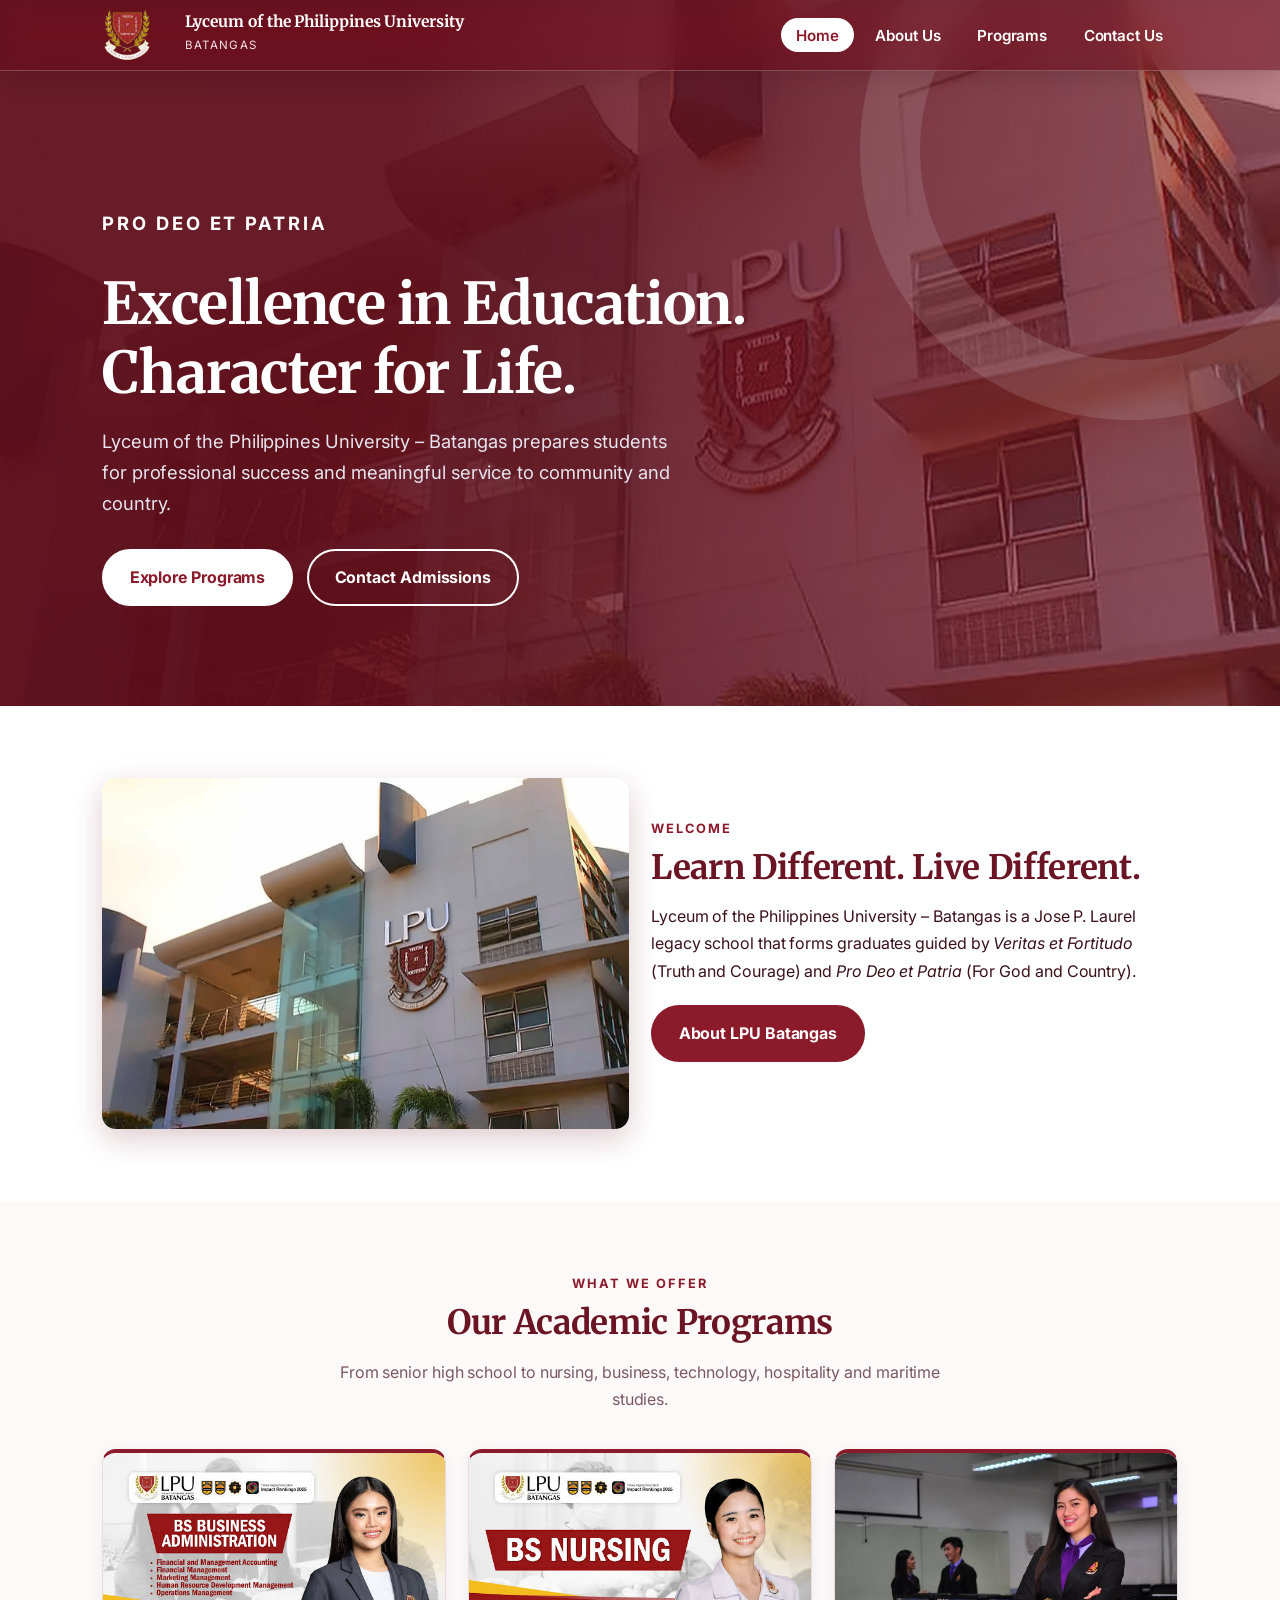
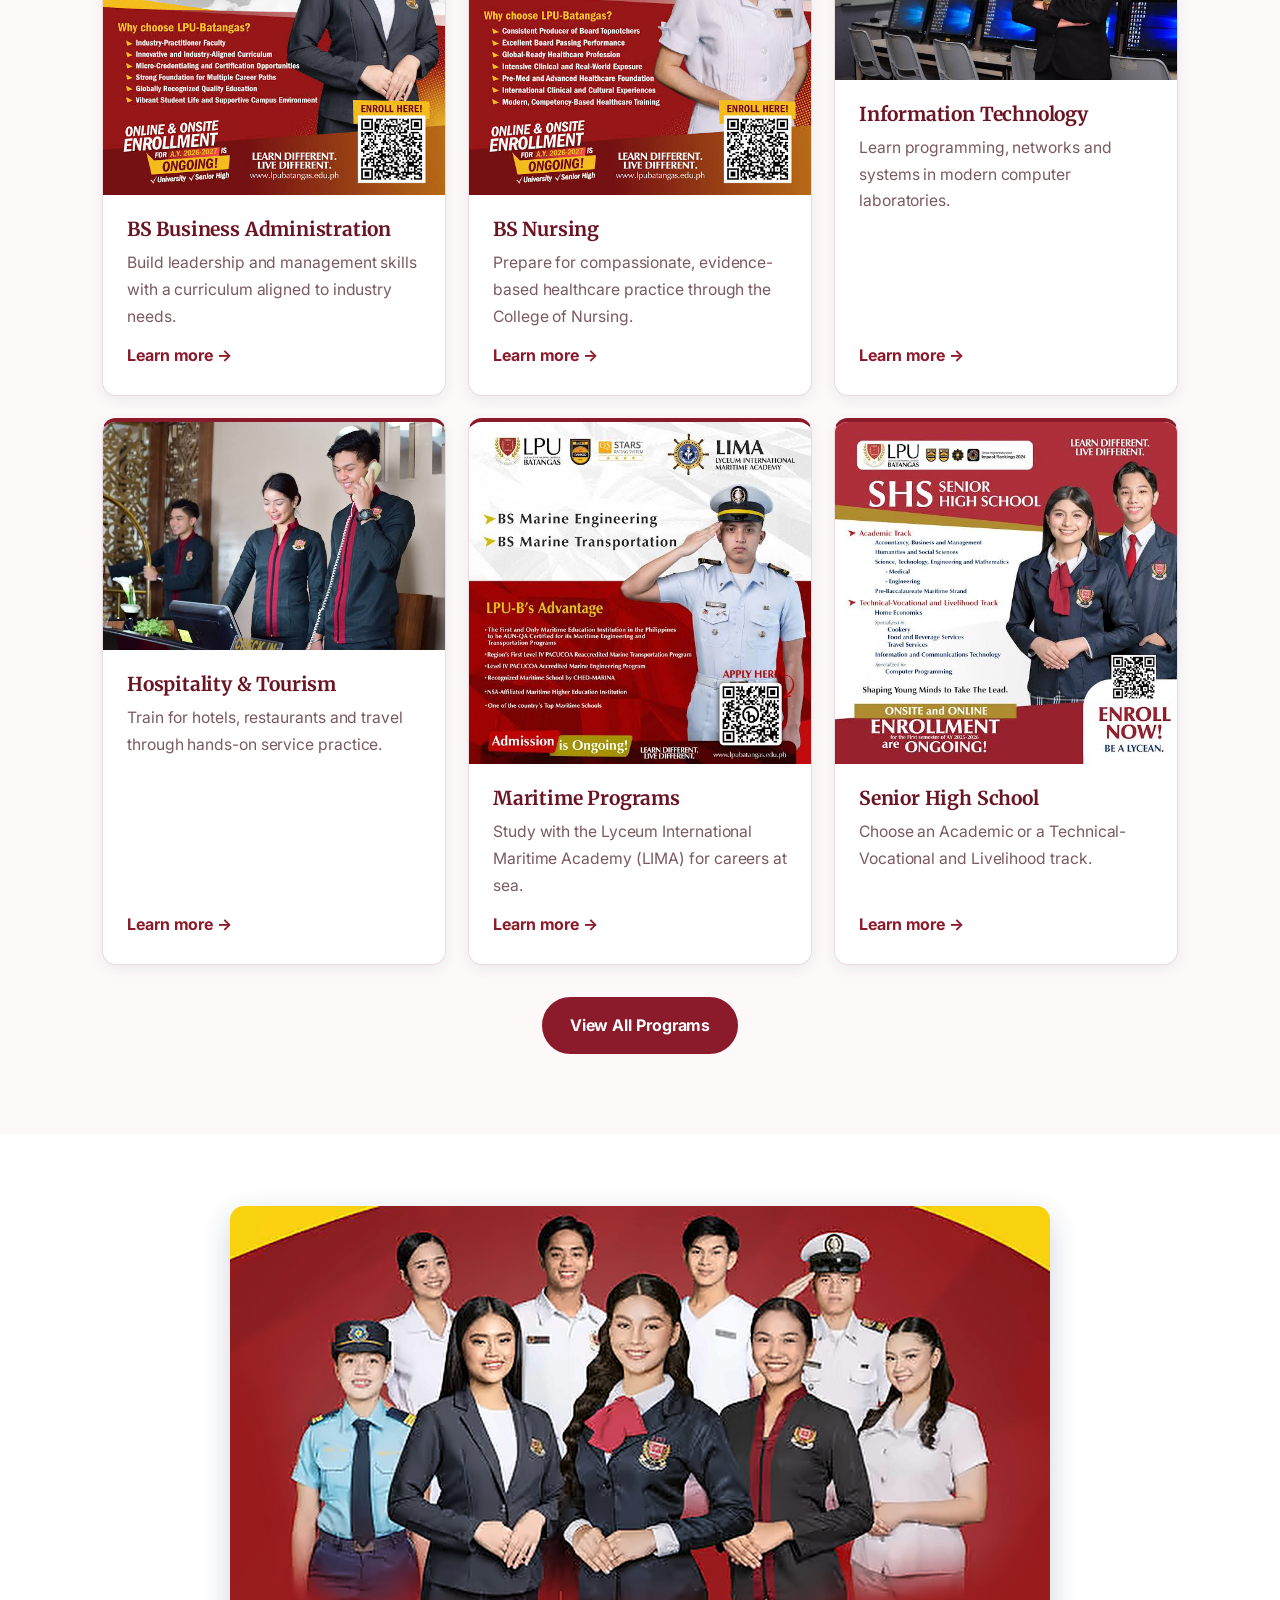
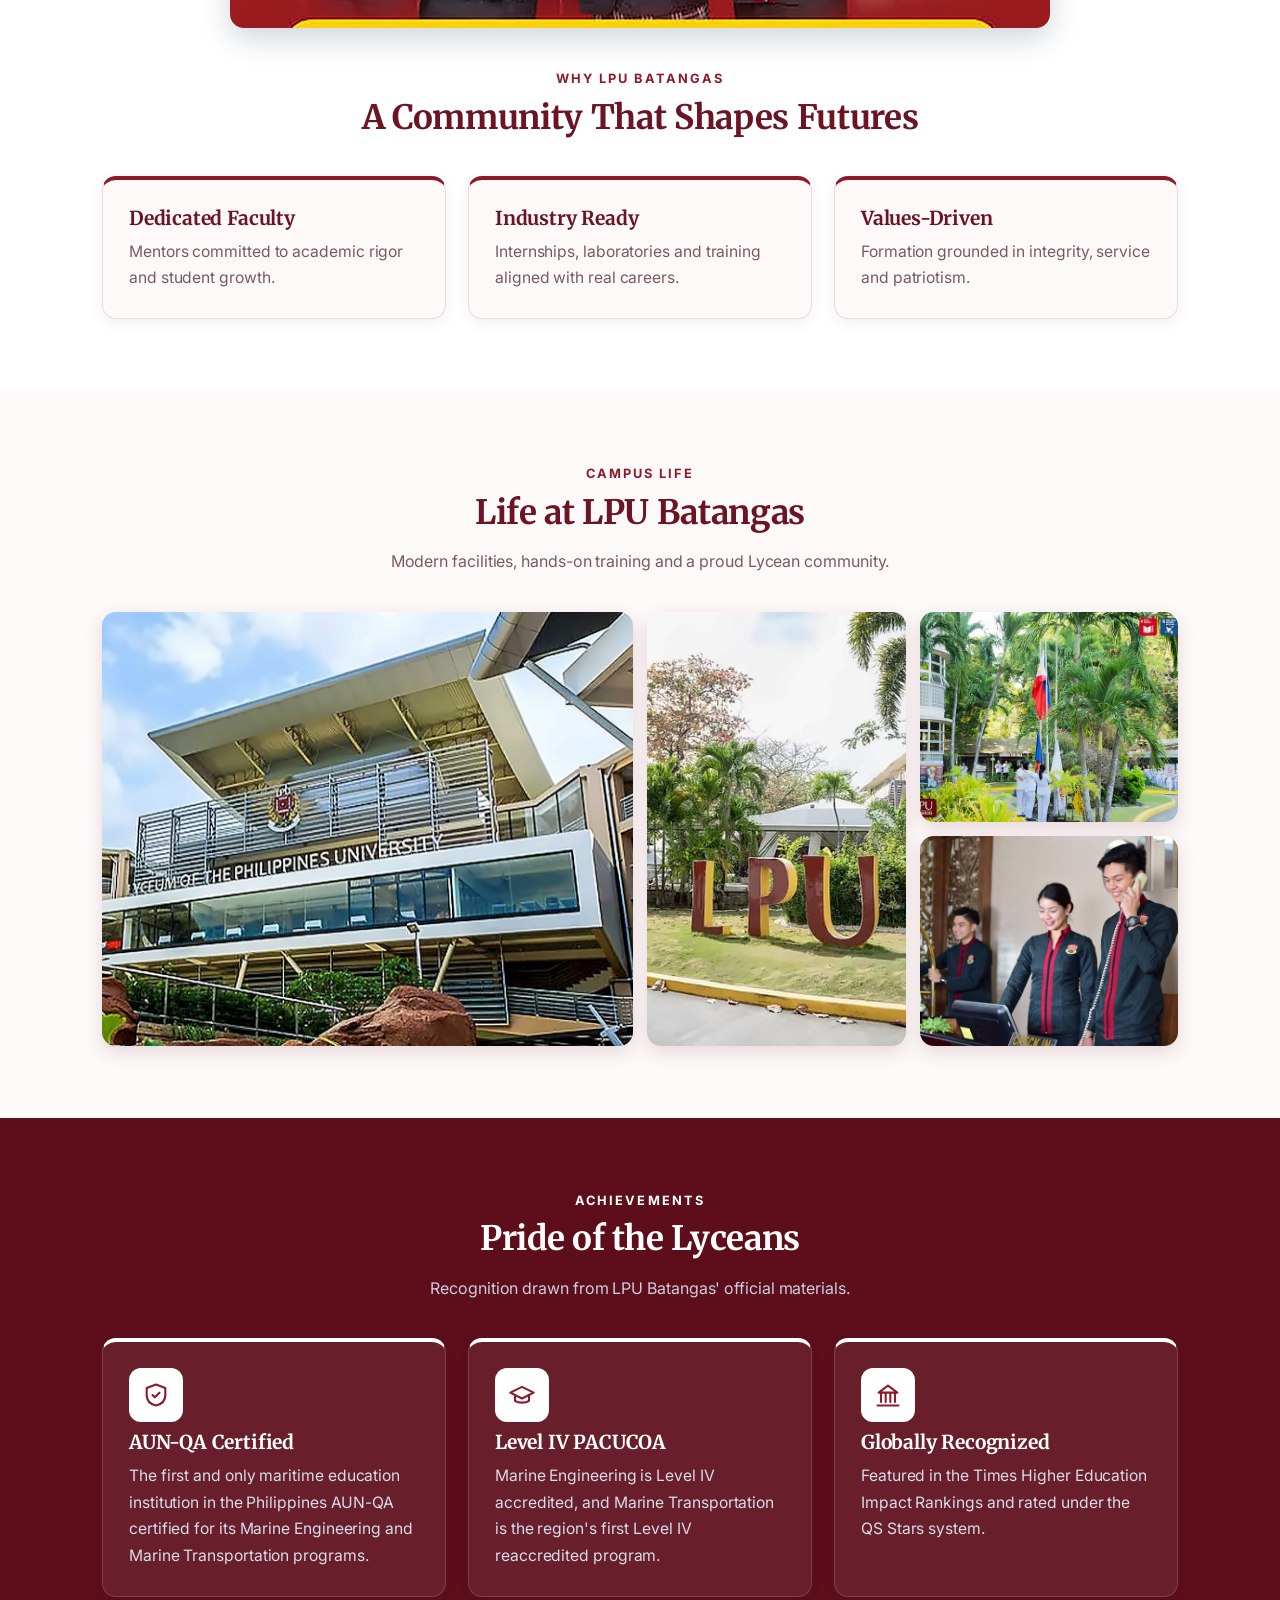
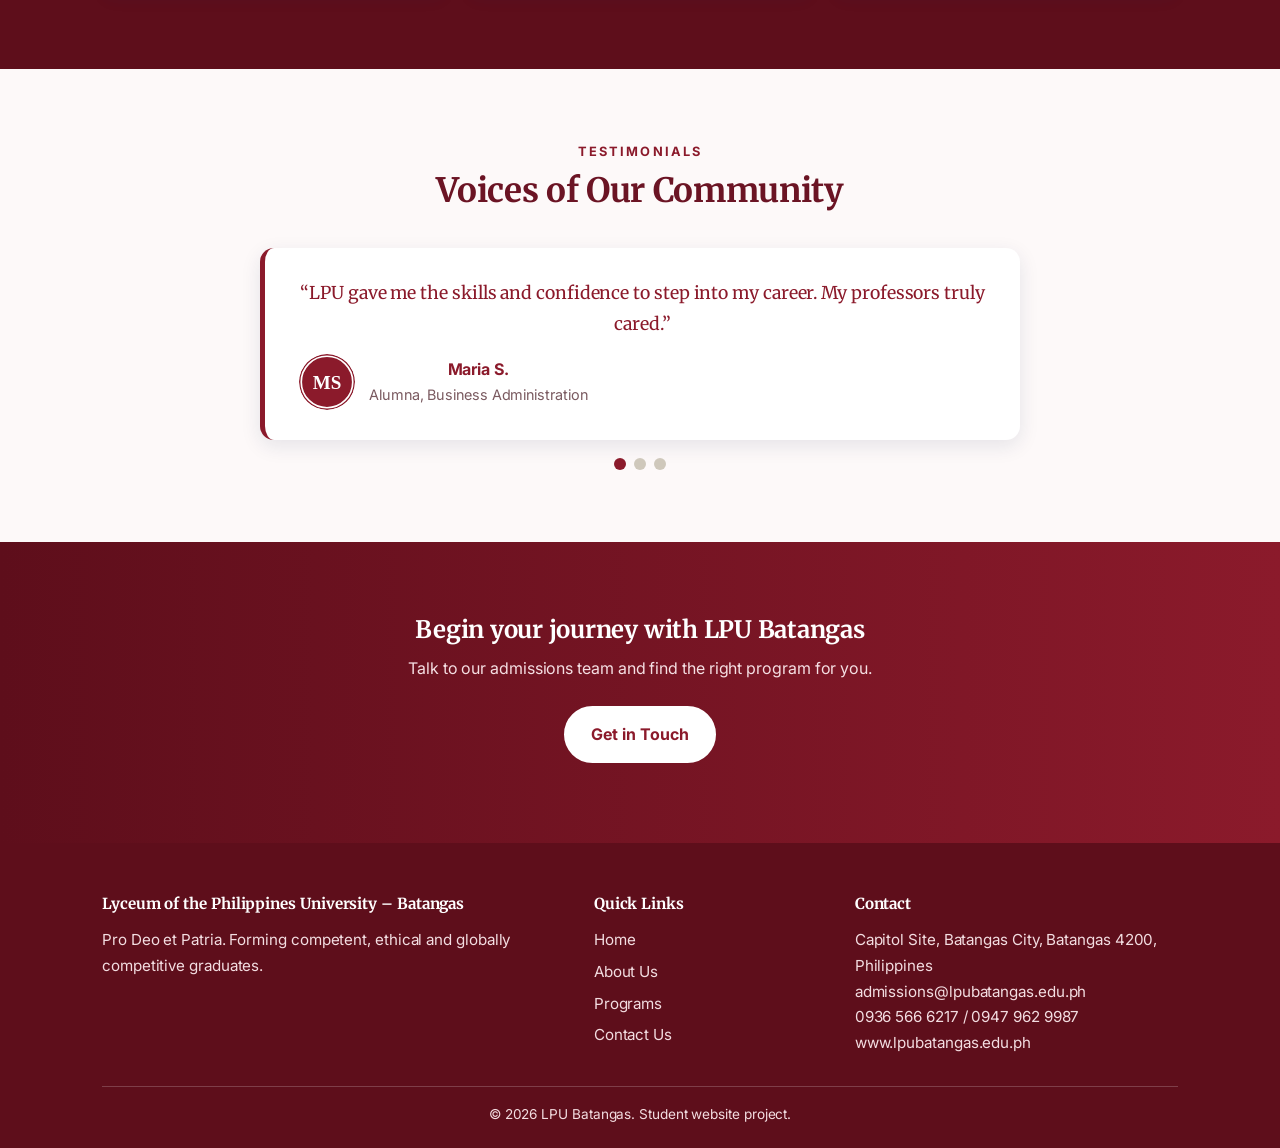
<file: lpu-batangas/index.html>
<!DOCTYPE html><html lang="en"><head><meta charset="UTF-8"><meta name="viewport" content="width=device-width,initial-scale=1"><title>Home | LPU Batangas</title><meta name="description" content="Lyceum of the Philippines University Batangas: programs, achievements and admissions."><link rel="preconnect" href="https://fonts.googleapis.com"><link href="https://fonts.googleapis.com/css2?family=Merriweather:wght@400;700&family=Inter:wght@400;500;600;700&display=swap" rel="stylesheet"><link rel="icon" href="images/logo-shield.png" type="image/png"><link rel="stylesheet" href="css/style.css"></head><body data-page="home"><svg width="0" height="0" style="position:absolute" aria-hidden="true"><symbol id="i-briefcase" viewBox="0 0 24 24"><rect x="2" y="7" width="20" height="14" rx="2"/><path d="M16 21V5a2 2 0 0 0-2-2h-4a2 2 0 0 0-2 2v16"/></symbol><symbol id="i-laptop" viewBox="0 0 24 24"><rect x="3" y="4" width="18" height="12" rx="2"/><path d="M2 20h20"/></symbol><symbol id="i-hotel" viewBox="0 0 24 24"><path d="M3 21h18M5 21V7l7-4 7 4v14M9 21v-6h6v6M9 10h1M14 10h1"/></symbol><symbol id="i-heart" viewBox="0 0 24 24"><path d="M19 14c1.5-1.5 3-3.2 3-5.5A5.5 5.5 0 0 0 16.5 3c-1.8 0-3 .5-4.5 2-1.5-1.5-2.7-2-4.5-2A5.5 5.5 0 0 0 2 8.5c0 2.3 1.5 4 3 5.5l7 7z"/><path d="M6 12h3l2-3 2 5 1.5-2H18"/></symbol><symbol id="i-gear" viewBox="0 0 24 24"><circle cx="12" cy="12" r="3"/><path d="M12 2v3M12 19v3M2 12h3M19 12h3M4.9 4.9 7 7M17 17l2.1 2.1M4.9 19.1 7 17M17 7l2.1-2.1"/></symbol><symbol id="i-book" viewBox="0 0 24 24"><path d="M4 19.5A2.5 2.5 0 0 1 6.5 17H20V3H6.5A2.5 2.5 0 0 0 4 5.5z"/><path d="M20 17v4H6.5A2.5 2.5 0 0 1 4 18.5"/></symbol><symbol id="i-cap" viewBox="0 0 24 24"><path d="M22 10 12 5 2 10l10 5z"/><path d="M6 12v5c3 2 9 2 12 0v-5"/></symbol><symbol id="i-users" viewBox="0 0 24 24"><circle cx="9" cy="8" r="3"/><path d="M3 20c0-3.3 2.7-6 6-6s6 2.7 6 6"/><circle cx="17" cy="9" r="2.5"/><path d="M17 14c2.5 0 4 2 4 5"/></symbol><symbol id="i-landmark" viewBox="0 0 24 24"><path d="M3 21h18M4 10h16L12 4zM6 10v8M10 10v8M14 10v8M18 10v8"/></symbol><symbol id="i-shield" viewBox="0 0 24 24"><path d="M12 3 4 6v6c0 5 3.5 8 8 9 4.5-1 8-4 8-9V6z"/><path d="m9 12 2 2 4-4"/></symbol><symbol id="i-pin" viewBox="0 0 24 24"><path d="M12 21s7-6.2 7-11a7 7 0 0 0-14 0c0 4.8 7 11 7 11z"/><circle cx="12" cy="10" r="2.5"/></symbol><symbol id="i-phone" viewBox="0 0 24 24"><path d="M22 16.9v3a2 2 0 0 1-2.2 2 19.8 19.8 0 0 1-8.6-3.1 19.5 19.5 0 0 1-6-6A19.8 19.8 0 0 1 2.1 4.2 2 2 0 0 1 4.1 2h3a2 2 0 0 1 2 1.7c.1 1 .4 1.9.7 2.8a2 2 0 0 1-.5 2.1L8.1 9.9a16 16 0 0 0 6 6l1.3-1.3a2 2 0 0 1 2.1-.4c.9.3 1.8.6 2.8.7a2 2 0 0 1 1.7 2z"/></symbol><symbol id="i-mail" viewBox="0 0 24 24"><rect x="2" y="4" width="20" height="16" rx="2"/><path d="m22 7-10 6L2 7"/></symbol><symbol id="i-clock" viewBox="0 0 24 24"><circle cx="12" cy="12" r="9"/><path d="M12 7v5l3 2"/></symbol></svg>
<main>
<section class="hero"><div class="wrap"><p class="eyebrow" style="color:var(--gold)">Pro Deo et Patria</p><h1>Excellence in Education. Character for Life.</h1><p>Lyceum of the Philippines University – Batangas prepares students for professional success and meaningful service to community and country.</p><div class="btns"><a class="btn" href="programs.html">Explore Programs</a><a class="btn ghost" href="contact.html">Contact Admissions</a></div></div></section>

<section class="alt"><div class="wrap"><div class="grid g2 split" style="margin-top:0"><img class="photo" src="images/campus-photo.jpg" alt="LPU Batangas campus building"><div><p class="eyebrow">Welcome</p><h2 class="title">Learn Different. Live Different.</h2><p>Lyceum of the Philippines University – Batangas is a Jose P. Laurel legacy school that forms graduates guided by <em>Veritas et Fortitudo</em> (Truth and Courage) and <em>Pro Deo et Patria</em> (For God and Country).</p><p style="margin:20px 0"><a class="btn red" href="about.html">About LPU Batangas</a></p></div></div></div></section>
<section><div class="wrap center"><p class="eyebrow">What We Offer</p><h2 class="title">Our Academic Programs</h2><p class="lead">From senior high school to nursing, business, technology, hospitality and maritime studies.</p><div class="grid g3" style="text-align:left"><div class="card media"  id="business"><div class="thumb"><img src="images/prog-business.jpg" alt="BS Business Administration students" loading="lazy"></div><div class="body"><h3>BS Business Administration</h3><p>Build leadership and management skills with a curriculum aligned to industry needs.</p><a class="more" href="programs.html#business">Learn more <span>&rarr;</span></a></div></div><div class="card media"  data-k="nursing"><div class="thumb"><img src="images/prog-nursing.jpg" alt="Nursing student in uniform" loading="lazy"></div><div class="body"><h3>BS Nursing</h3><p>Prepare for compassionate, evidence-based healthcare practice through the College of Nursing.</p><a class="more" href="programs.html#nursing">Learn more <span>&rarr;</span></a></div></div><div class="card media"  data-k="it"><div class="thumb"><img src="images/prog-it.jpg" alt="Student in an LPU computer laboratory" loading="lazy"></div><div class="body"><h3>Information Technology</h3><p>Learn programming, networks and systems in modern computer laboratories.</p><a class="more" href="programs.html#it">Learn more <span>&rarr;</span></a></div></div><div class="card media"  data-k="hospitality"><div class="thumb"><img src="images/prog-hospitality.jpg" alt="Hospitality students at a hotel front desk" loading="lazy"></div><div class="body"><h3>Hospitality &amp; Tourism</h3><p>Train for hotels, restaurants and travel through hands-on service practice.</p><a class="more" href="programs.html#hospitality">Learn more <span>&rarr;</span></a></div></div><div class="card media"  data-k="maritime"><div class="thumb"><img src="images/prog-maritime.jpg" alt="Maritime cadet in uniform" loading="lazy"></div><div class="body"><h3>Maritime Programs</h3><p>Study with the Lyceum International Maritime Academy (LIMA) for careers at sea.</p><a class="more" href="programs.html#maritime">Learn more <span>&rarr;</span></a></div></div><div class="card media"  data-k="shs"><div class="thumb"><img src="images/prog-shs.jpg" alt="Senior High School students in uniform" loading="lazy"></div><div class="body"><h3>Senior High School</h3><p>Choose an Academic or a Technical-Vocational and Livelihood track.</p><a class="more" href="programs.html#shs">Learn more <span>&rarr;</span></a></div></div></div><p style="margin-top:32px"><a class="btn red" href="programs.html">View All Programs</a></p></div></section>

<section class="alt"><div class="wrap center"><img class="banner narrow" src="images/students.jpg" alt="LPU Batangas students in their college uniforms"><p class="eyebrow">Why LPU Batangas</p><h2 class="title">A Community That Shapes Futures</h2>
<div class="grid g3" style="text-align:left">
<div class="card"><h3>Dedicated Faculty</h3><p>Mentors committed to academic rigor and student growth.</p></div>
<div class="card"><h3>Industry Ready</h3><p>Internships, laboratories and training aligned with real careers.</p></div>
<div class="card"><h3>Values-Driven</h3><p>Formation grounded in integrity, service and patriotism.</p></div>
</div></div></section>

<section><div class="wrap center"><p class="eyebrow">Campus Life</p><h2 class="title">Life at LPU Batangas</h2><p class="lead">Modern facilities, hands-on training and a proud Lycean community.</p><div class="gallery">
<figure class="g-a"><img src="images/campus-building.jpg" alt="LPU Batangas campus building" loading="lazy"><figcaption>Modern campus facilities</figcaption></figure>
<figure class="g-b"><img src="images/campus-sign.jpg" alt="LPU letters at the campus entrance" loading="lazy"><figcaption>Welcome, Lyceans</figcaption></figure>
<figure><img src="images/flag.jpg" alt="Flag ceremony on campus" loading="lazy"><figcaption>Flag ceremony</figcaption></figure>
<figure><img src="images/prog-hospitality.jpg" alt="Hospitality training" loading="lazy"><figcaption>Hands-on training</figcaption></figure>
</div></div></section>
<section class="ach"><div class="wrap center"><p class="eyebrow" style="color:#fff">Achievements</p><h2 class="title">Pride of the Lyceans</h2><p class="lead">Recognition drawn from LPU Batangas' official materials.</p>
<div class="grid g3" style="text-align:left">
<div class="card"><div class="ic"><svg class="i"><use href="#i-shield"/></svg></div><h3>AUN-QA Certified</h3><p>The first and only maritime education institution in the Philippines AUN-QA certified for its Marine Engineering and Marine Transportation programs.</p></div>
<div class="card"><div class="ic"><svg class="i"><use href="#i-cap"/></svg></div><h3>Level IV PACUCOA</h3><p>Marine Engineering is Level IV accredited, and Marine Transportation is the region's first Level IV reaccredited program.</p></div>
<div class="card"><div class="ic"><svg class="i"><use href="#i-landmark"/></svg></div><h3>Globally Recognized</h3><p>Featured in the Times Higher Education Impact Rankings and rated under the QS Stars system.</p></div>
</div></div></section>

<section><div class="wrap center"><p class="eyebrow">Testimonials</p><h2 class="title">Voices of Our Community</h2>
<div class="slider">
<div class="slide"><p>“LPU gave me the skills and confidence to step into my career. My professors truly cared.”</p><cite><img class="av" src="images/avatar-1.svg" alt=""><div>Maria S.<span>Alumna, Business Administration</span></div></cite></div>
<div class="slide"><p>“The hands-on training and supportive environment helped me grow as a professional.”</p><cite><img class="av" src="images/avatar-2.svg" alt=""><div>John D.<span>Alumnus, Information Technology</span></div></cite></div>
<div class="slide"><p>“Being a Lycean means excellence, discipline and service. I'm proud of my school.”</p><cite><img class="av" src="images/avatar-3.svg" alt=""><div>Angela R.<span>Student, Hospitality Management</span></div></cite></div>
<div class="dots"></div></div></div></section>

<section class="cta"><div class="wrap"><h2>Begin your journey with LPU Batangas</h2><p>Talk to our admissions team and find the right program for you.</p><a class="btn" href="contact.html">Get in Touch</a></div></section>
</main>
<script src="js/main.js"></script></body></html>
</file>
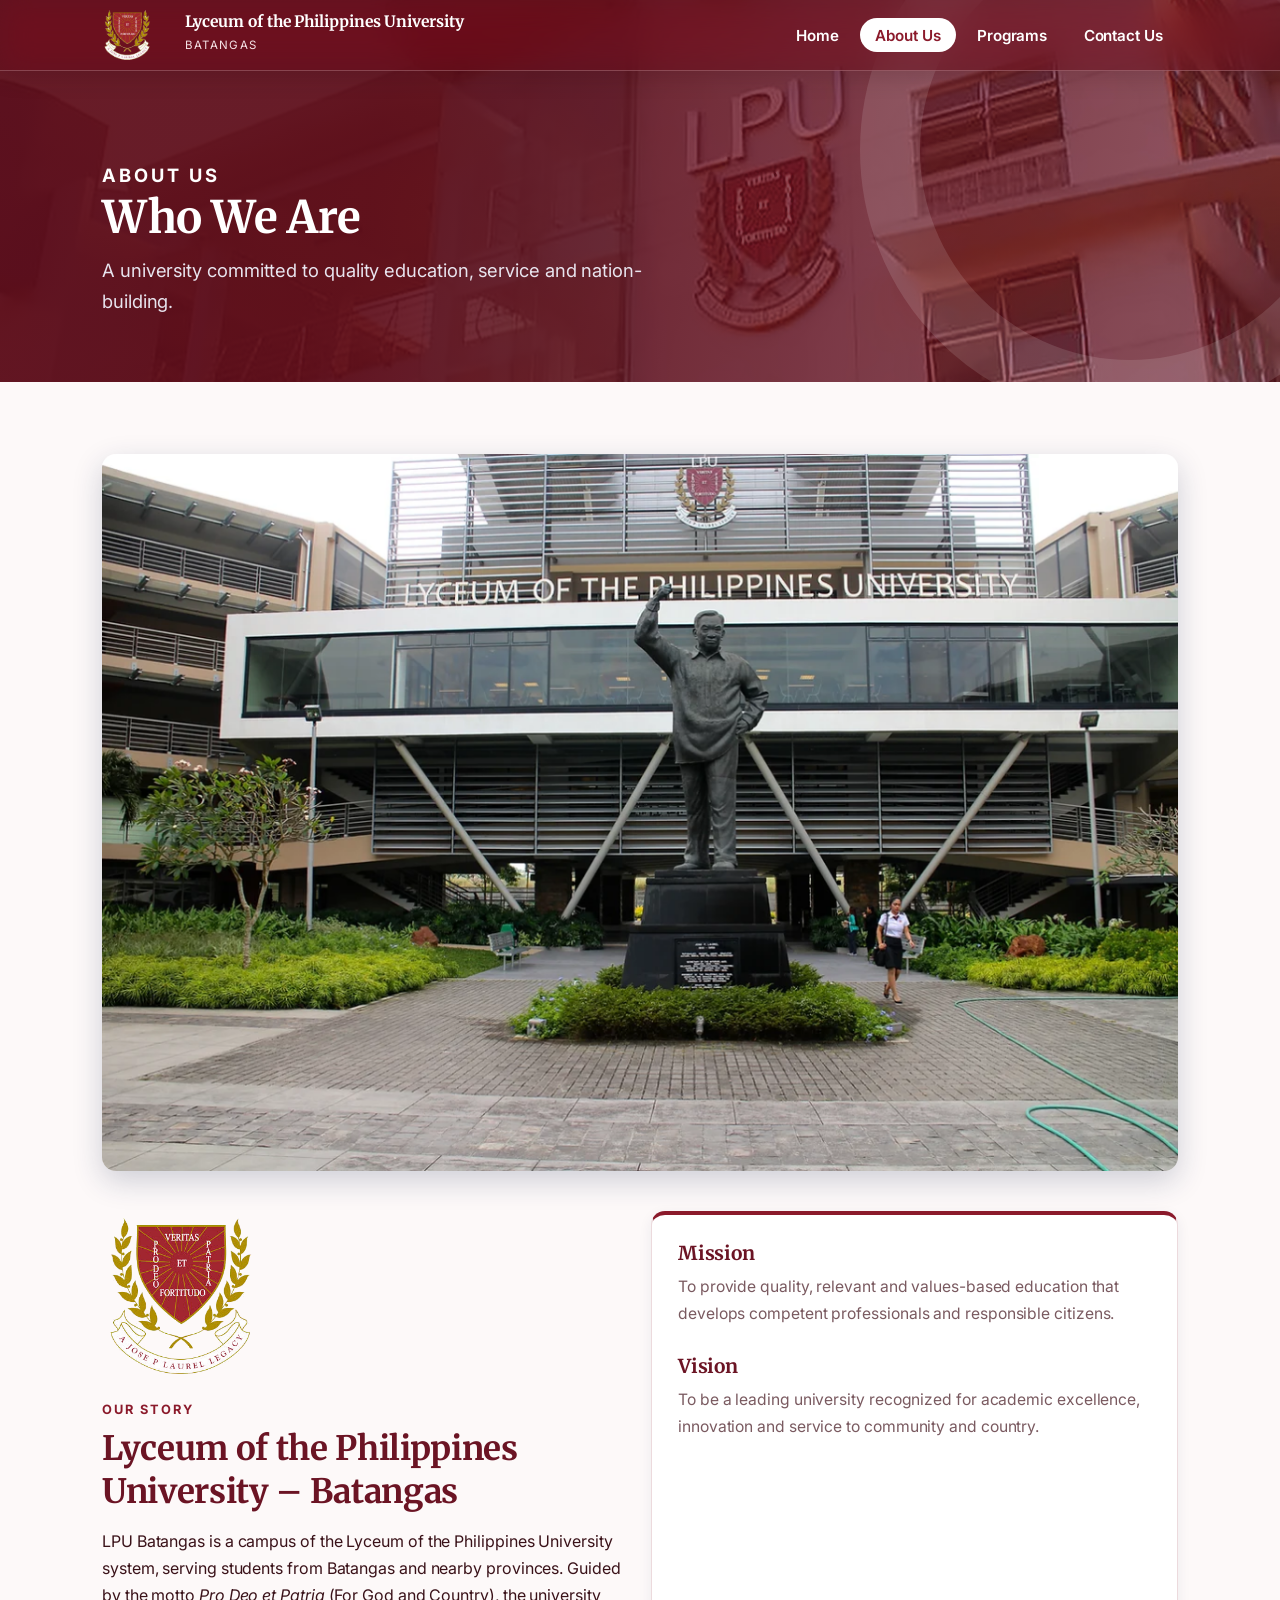
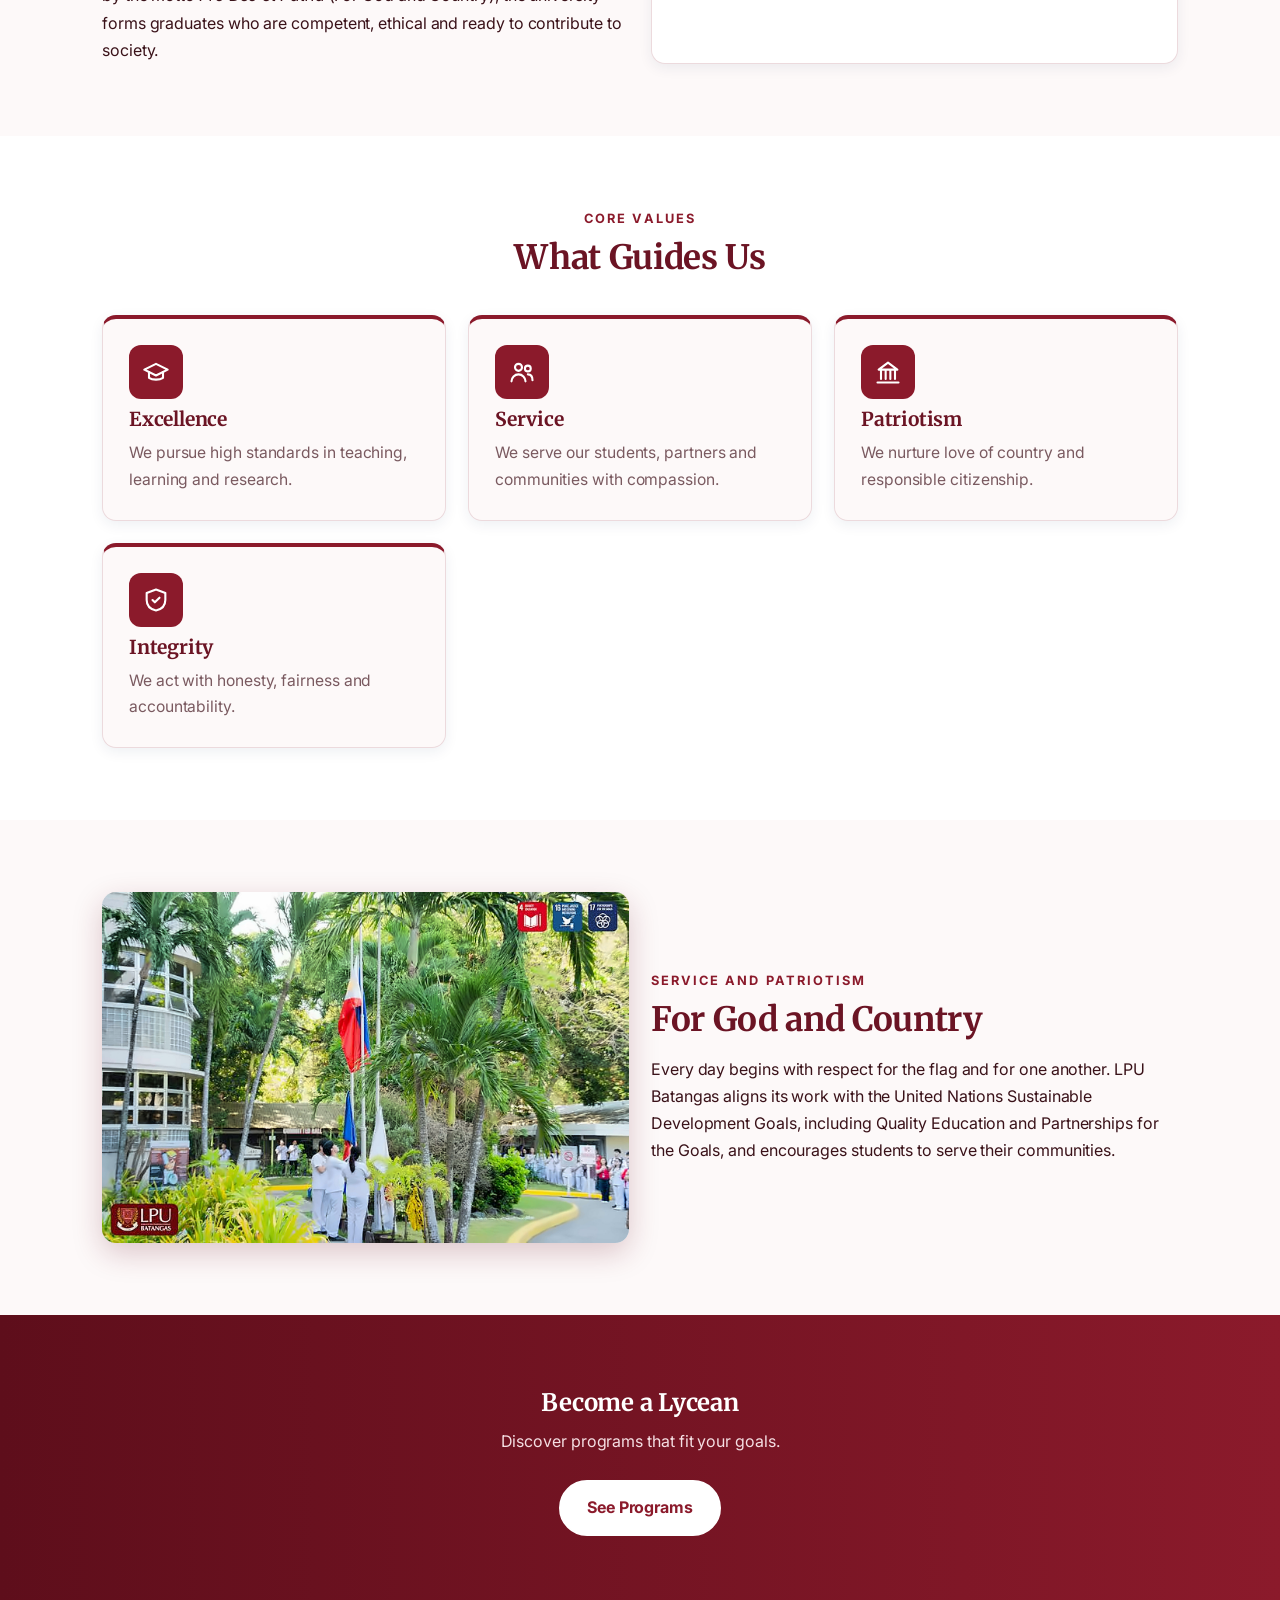
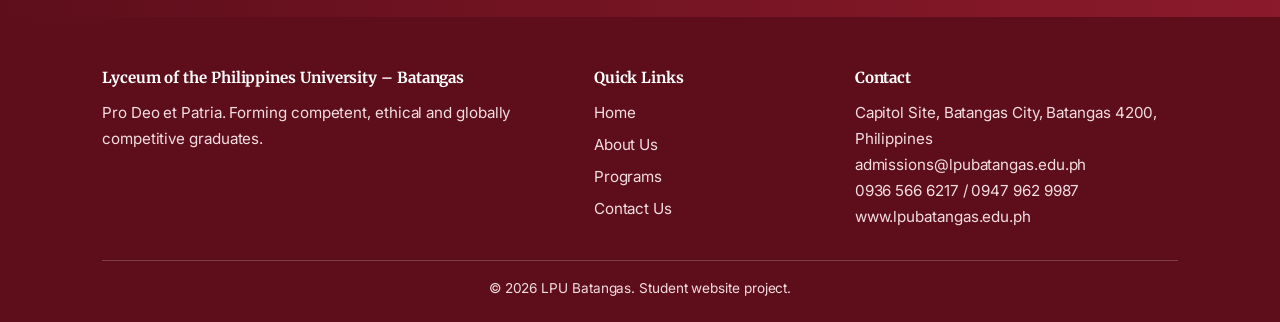
<file: lpu-batangas/about.html>
<!DOCTYPE html><html lang="en"><head><meta charset="UTF-8"><meta name="viewport" content="width=device-width,initial-scale=1"><title>About Us | LPU Batangas</title><meta name="description" content="About Lyceum of the Philippines University Batangas."><link rel="preconnect" href="https://fonts.googleapis.com"><link href="https://fonts.googleapis.com/css2?family=Merriweather:wght@400;700&family=Inter:wght@400;500;600;700&display=swap" rel="stylesheet"><link rel="icon" href="images/logo-shield.png" type="image/png"><link rel="stylesheet" href="css/style.css"></head><body data-page="about"><svg width="0" height="0" style="position:absolute" aria-hidden="true"><symbol id="i-briefcase" viewBox="0 0 24 24"><rect x="2" y="7" width="20" height="14" rx="2"/><path d="M16 21V5a2 2 0 0 0-2-2h-4a2 2 0 0 0-2 2v16"/></symbol><symbol id="i-laptop" viewBox="0 0 24 24"><rect x="3" y="4" width="18" height="12" rx="2"/><path d="M2 20h20"/></symbol><symbol id="i-hotel" viewBox="0 0 24 24"><path d="M3 21h18M5 21V7l7-4 7 4v14M9 21v-6h6v6M9 10h1M14 10h1"/></symbol><symbol id="i-heart" viewBox="0 0 24 24"><path d="M19 14c1.5-1.5 3-3.2 3-5.5A5.5 5.5 0 0 0 16.5 3c-1.8 0-3 .5-4.5 2-1.5-1.5-2.7-2-4.5-2A5.5 5.5 0 0 0 2 8.5c0 2.3 1.5 4 3 5.5l7 7z"/><path d="M6 12h3l2-3 2 5 1.5-2H18"/></symbol><symbol id="i-gear" viewBox="0 0 24 24"><circle cx="12" cy="12" r="3"/><path d="M12 2v3M12 19v3M2 12h3M19 12h3M4.9 4.9 7 7M17 17l2.1 2.1M4.9 19.1 7 17M17 7l2.1-2.1"/></symbol><symbol id="i-book" viewBox="0 0 24 24"><path d="M4 19.5A2.5 2.5 0 0 1 6.5 17H20V3H6.5A2.5 2.5 0 0 0 4 5.5z"/><path d="M20 17v4H6.5A2.5 2.5 0 0 1 4 18.5"/></symbol><symbol id="i-cap" viewBox="0 0 24 24"><path d="M22 10 12 5 2 10l10 5z"/><path d="M6 12v5c3 2 9 2 12 0v-5"/></symbol><symbol id="i-users" viewBox="0 0 24 24"><circle cx="9" cy="8" r="3"/><path d="M3 20c0-3.3 2.7-6 6-6s6 2.7 6 6"/><circle cx="17" cy="9" r="2.5"/><path d="M17 14c2.5 0 4 2 4 5"/></symbol><symbol id="i-landmark" viewBox="0 0 24 24"><path d="M3 21h18M4 10h16L12 4zM6 10v8M10 10v8M14 10v8M18 10v8"/></symbol><symbol id="i-shield" viewBox="0 0 24 24"><path d="M12 3 4 6v6c0 5 3.5 8 8 9 4.5-1 8-4 8-9V6z"/><path d="m9 12 2 2 4-4"/></symbol><symbol id="i-pin" viewBox="0 0 24 24"><path d="M12 21s7-6.2 7-11a7 7 0 0 0-14 0c0 4.8 7 11 7 11z"/><circle cx="12" cy="10" r="2.5"/></symbol><symbol id="i-phone" viewBox="0 0 24 24"><path d="M22 16.9v3a2 2 0 0 1-2.2 2 19.8 19.8 0 0 1-8.6-3.1 19.5 19.5 0 0 1-6-6A19.8 19.8 0 0 1 2.1 4.2 2 2 0 0 1 4.1 2h3a2 2 0 0 1 2 1.7c.1 1 .4 1.9.7 2.8a2 2 0 0 1-.5 2.1L8.1 9.9a16 16 0 0 0 6 6l1.3-1.3a2 2 0 0 1 2.1-.4c.9.3 1.8.6 2.8.7a2 2 0 0 1 1.7 2z"/></symbol><symbol id="i-mail" viewBox="0 0 24 24"><rect x="2" y="4" width="20" height="16" rx="2"/><path d="m22 7-10 6L2 7"/></symbol><symbol id="i-clock" viewBox="0 0 24 24"><circle cx="12" cy="12" r="9"/><path d="M12 7v5l3 2"/></symbol></svg>
<main>
<section class="hero page-hero"><div class="wrap"><p class="eyebrow" style="color:var(--gold)">About Us</p><h1>Who We Are</h1><p>A university committed to quality education, service and nation-building.</p></div></section>
<section><div class="wrap"><img class="banner about-banner" src="images/about-campus.png" alt="LPU Batangas campus entrance and statue"><div class="grid g2" style="margin-top:0">
<div><img class="logo-full" src="images/logo-shield.png" alt="LPU Batangas logo"><p class="eyebrow">Our Story</p><h2 class="title">Lyceum of the Philippines University – Batangas</h2><p>LPU Batangas is a campus of the Lyceum of the Philippines University system, serving students from Batangas and nearby provinces. Guided by the motto <em>Pro Deo et Patria</em> (For God and Country), the university forms graduates who are competent, ethical and ready to contribute to society.</p></div>
<div class="card"><h3>Mission</h3><p>To provide quality, relevant and values-based education that develops competent professionals and responsible citizens.</p><br><h3>Vision</h3><p>To be a leading university recognized for academic excellence, innovation and service to community and country.</p></div></div></div></section>
<section class="alt"><div class="wrap center"><p class="eyebrow">Core Values</p><h2 class="title">What Guides Us</h2>
<div class="grid g3" style="text-align:left">
<div class="card"><div class="ic"><svg class="i"><use href="#i-cap"/></svg></div><h3>Excellence</h3><p>We pursue high standards in teaching, learning and research.</p></div>
<div class="card"><div class="ic"><svg class="i"><use href="#i-users"/></svg></div><h3>Service</h3><p>We serve our students, partners and communities with compassion.</p></div>
<div class="card"><div class="ic"><svg class="i"><use href="#i-landmark"/></svg></div><h3>Patriotism</h3><p>We nurture love of country and responsible citizenship.</p></div>
<div class="card"><div class="ic"><svg class="i"><use href="#i-shield"/></svg></div><h3>Integrity</h3><p>We act with honesty, fairness and accountability.</p></div>
</div></div></section>
<section><div class="wrap"><div class="grid g2 split" style="margin-top:0"><img class="photo" src="images/flag.jpg" alt="Flag ceremony at LPU Batangas" loading="lazy"><div><p class="eyebrow">Service and Patriotism</p><h2 class="title">For God and Country</h2><p>Every day begins with respect for the flag and for one another. LPU Batangas aligns its work with the United Nations Sustainable Development Goals, including Quality Education and Partnerships for the Goals, and encourages students to serve their communities.</p></div></div></div></section>
<section class="cta"><div class="wrap"><h2>Become a Lycean</h2><p>Discover programs that fit your goals.</p><a class="btn" href="programs.html">See Programs</a></div></section>
</main>
<script src="js/main.js"></script></body></html>
</file>
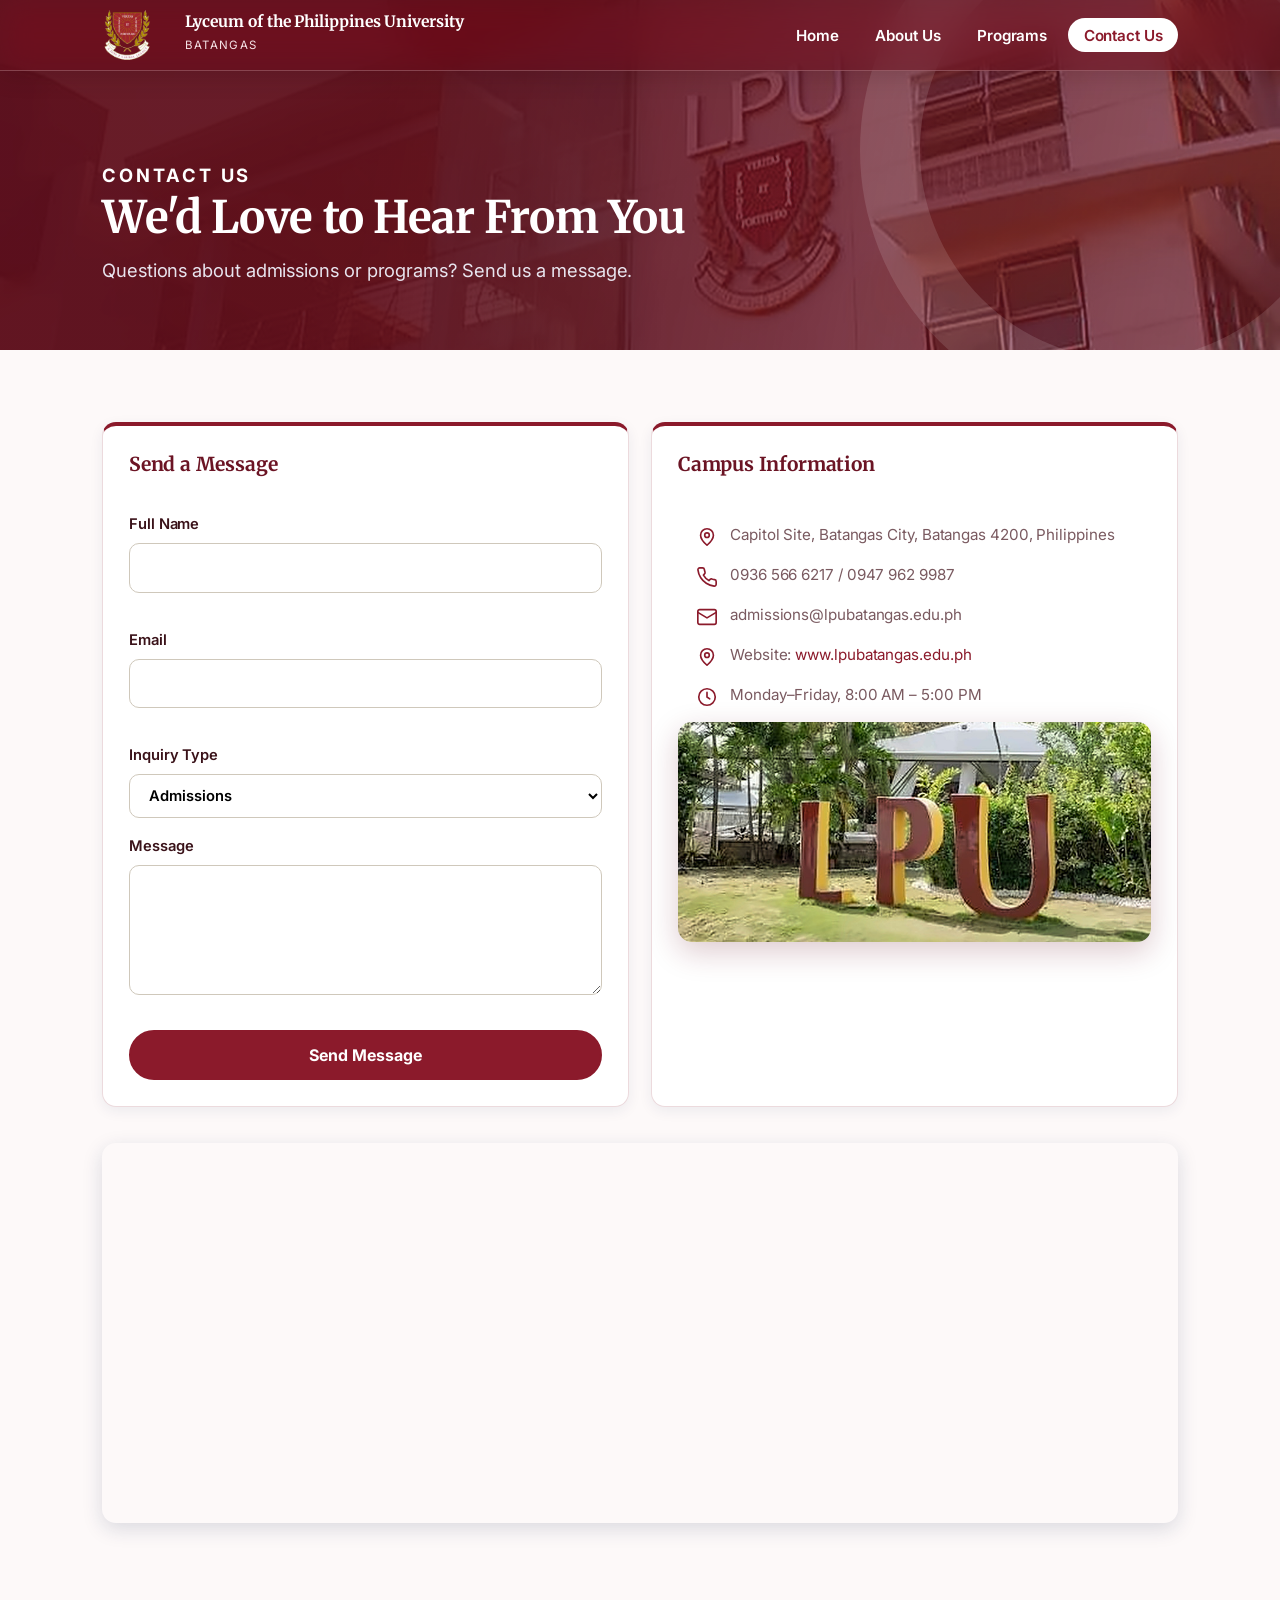
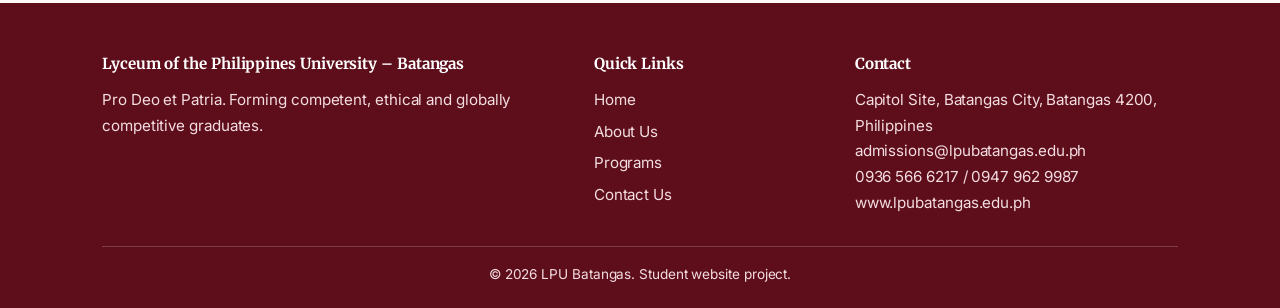
<file: lpu-batangas/contact.html>
<!DOCTYPE html><html lang="en"><head><meta charset="UTF-8"><meta name="viewport" content="width=device-width,initial-scale=1"><title>Contact Us | LPU Batangas</title><meta name="description" content="Contact LPU Batangas admissions and find our campus location."><link rel="preconnect" href="https://fonts.googleapis.com"><link href="https://fonts.googleapis.com/css2?family=Merriweather:wght@400;700&family=Inter:wght@400;500;600;700&display=swap" rel="stylesheet"><link rel="icon" href="images/logo-shield.png" type="image/png"><link rel="stylesheet" href="css/style.css"></head><body data-page="contact"><svg width="0" height="0" style="position:absolute" aria-hidden="true"><symbol id="i-briefcase" viewBox="0 0 24 24"><rect x="2" y="7" width="20" height="14" rx="2"/><path d="M16 21V5a2 2 0 0 0-2-2h-4a2 2 0 0 0-2 2v16"/></symbol><symbol id="i-laptop" viewBox="0 0 24 24"><rect x="3" y="4" width="18" height="12" rx="2"/><path d="M2 20h20"/></symbol><symbol id="i-hotel" viewBox="0 0 24 24"><path d="M3 21h18M5 21V7l7-4 7 4v14M9 21v-6h6v6M9 10h1M14 10h1"/></symbol><symbol id="i-heart" viewBox="0 0 24 24"><path d="M19 14c1.5-1.5 3-3.2 3-5.5A5.5 5.5 0 0 0 16.5 3c-1.8 0-3 .5-4.5 2-1.5-1.5-2.7-2-4.5-2A5.5 5.5 0 0 0 2 8.5c0 2.3 1.5 4 3 5.5l7 7z"/><path d="M6 12h3l2-3 2 5 1.5-2H18"/></symbol><symbol id="i-gear" viewBox="0 0 24 24"><circle cx="12" cy="12" r="3"/><path d="M12 2v3M12 19v3M2 12h3M19 12h3M4.9 4.9 7 7M17 17l2.1 2.1M4.9 19.1 7 17M17 7l2.1-2.1"/></symbol><symbol id="i-book" viewBox="0 0 24 24"><path d="M4 19.5A2.5 2.5 0 0 1 6.5 17H20V3H6.5A2.5 2.5 0 0 0 4 5.5z"/><path d="M20 17v4H6.5A2.5 2.5 0 0 1 4 18.5"/></symbol><symbol id="i-cap" viewBox="0 0 24 24"><path d="M22 10 12 5 2 10l10 5z"/><path d="M6 12v5c3 2 9 2 12 0v-5"/></symbol><symbol id="i-users" viewBox="0 0 24 24"><circle cx="9" cy="8" r="3"/><path d="M3 20c0-3.3 2.7-6 6-6s6 2.7 6 6"/><circle cx="17" cy="9" r="2.5"/><path d="M17 14c2.5 0 4 2 4 5"/></symbol><symbol id="i-landmark" viewBox="0 0 24 24"><path d="M3 21h18M4 10h16L12 4zM6 10v8M10 10v8M14 10v8M18 10v8"/></symbol><symbol id="i-shield" viewBox="0 0 24 24"><path d="M12 3 4 6v6c0 5 3.5 8 8 9 4.5-1 8-4 8-9V6z"/><path d="m9 12 2 2 4-4"/></symbol><symbol id="i-pin" viewBox="0 0 24 24"><path d="M12 21s7-6.2 7-11a7 7 0 0 0-14 0c0 4.8 7 11 7 11z"/><circle cx="12" cy="10" r="2.5"/></symbol><symbol id="i-phone" viewBox="0 0 24 24"><path d="M22 16.9v3a2 2 0 0 1-2.2 2 19.8 19.8 0 0 1-8.6-3.1 19.5 19.5 0 0 1-6-6A19.8 19.8 0 0 1 2.1 4.2 2 2 0 0 1 4.1 2h3a2 2 0 0 1 2 1.7c.1 1 .4 1.9.7 2.8a2 2 0 0 1-.5 2.1L8.1 9.9a16 16 0 0 0 6 6l1.3-1.3a2 2 0 0 1 2.1-.4c.9.3 1.8.6 2.8.7a2 2 0 0 1 1.7 2z"/></symbol><symbol id="i-mail" viewBox="0 0 24 24"><rect x="2" y="4" width="20" height="16" rx="2"/><path d="m22 7-10 6L2 7"/></symbol><symbol id="i-clock" viewBox="0 0 24 24"><circle cx="12" cy="12" r="9"/><path d="M12 7v5l3 2"/></symbol></svg>
<main>
<section class="hero page-hero"><div class="wrap"><p class="eyebrow" style="color:var(--gold)">Contact Us</p><h1>We'd Love to Hear From You</h1><p>Questions about admissions or programs? Send us a message.</p></div></section>
<section><div class="wrap"><div class="grid g2" style="margin-top:0">
<div class="card"><h3>Send a Message</h3><br>
<form id="contactForm" novalidate>
<label>Full Name<input name="name" required><span class="err"></span></label>
<label>Email<input type="email" name="email" required><span class="err"></span></label>
<label>Inquiry Type<select name="type"><option>Admissions</option><option>Programs</option><option>Scholarships</option><option>Other</option></select></label>
<label>Message<textarea name="message" required></textarea><span class="err"></span></label>
<button class="btn red" type="submit">Send Message</button>
<div class="ok" id="okMsg">Thank you! Your message has been received.</div>
</form></div>
<div class="card info"><h3>Campus Information</h3><br><ul>
<li><svg class="i"><use href="#i-pin"/></svg><span>Capitol Site, Batangas City, Batangas 4200, Philippines</span></li>
<li><svg class="i"><use href="#i-phone"/></svg><span>0936 566 6217 / 0947 962 9987</span></li>
<li><svg class="i"><use href="#i-mail"/></svg><span>admissions@lpubatangas.edu.ph</span></li>
<li><svg class="i"><use href="#i-pin"/></svg><span>Website: <a href="https://www.lpubatangas.edu.ph">www.lpubatangas.edu.ph</a></span></li><li><svg class="i"><use href="#i-clock"/></svg><span>Monday–Friday, 8:00 AM – 5:00 PM</span></li></ul>
<img class="photo" src="images/campus-sign.jpg" alt="LPU letters at the campus entrance" loading="lazy" style="height:220px;min-height:0;max-height:none;object-position:center 70%"></div>
</div>
<iframe class="map" title="LPU Batangas location map" loading="lazy" referrerpolicy="no-referrer-when-downgrade" src="https://www.google.com/maps?q=Lyceum+of+the+Philippines+University+Batangas&output=embed"></iframe>
</div></section>
</main>
<script src="js/main.js"></script></body></html>
</file>
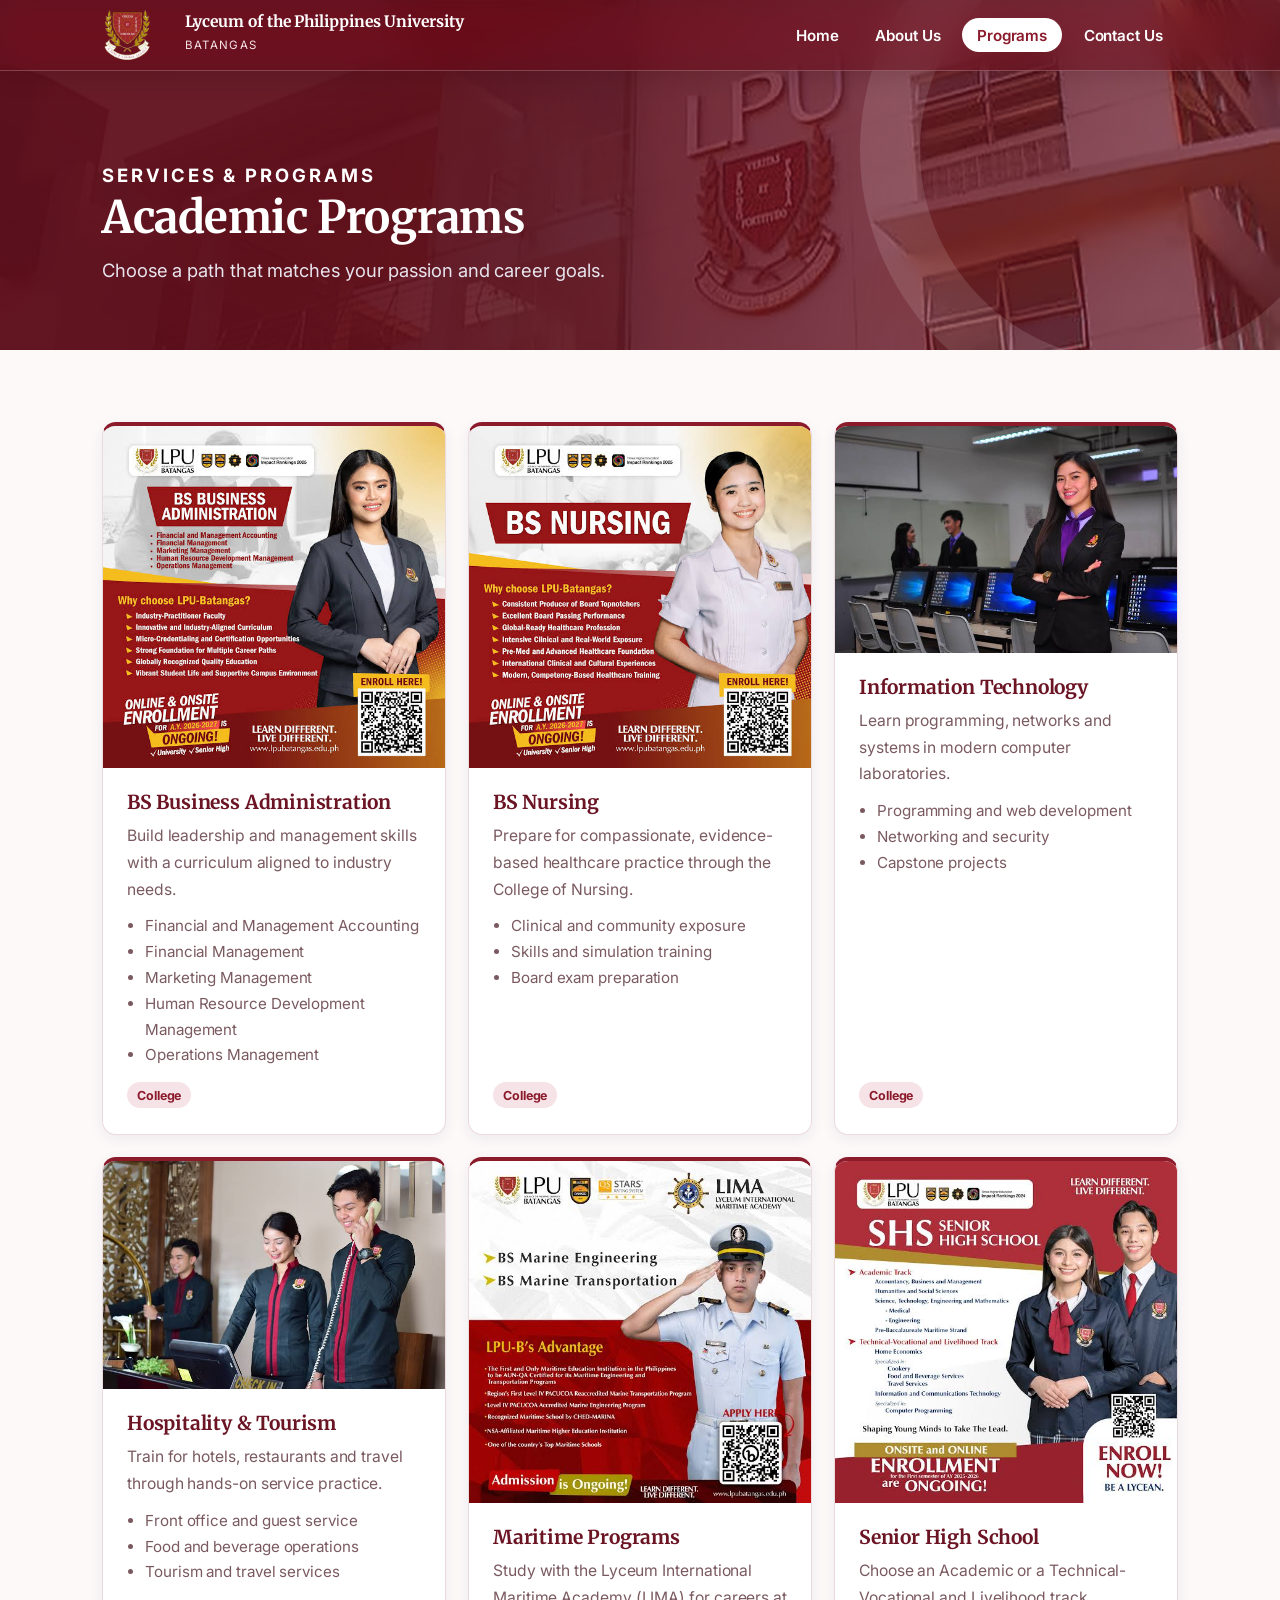
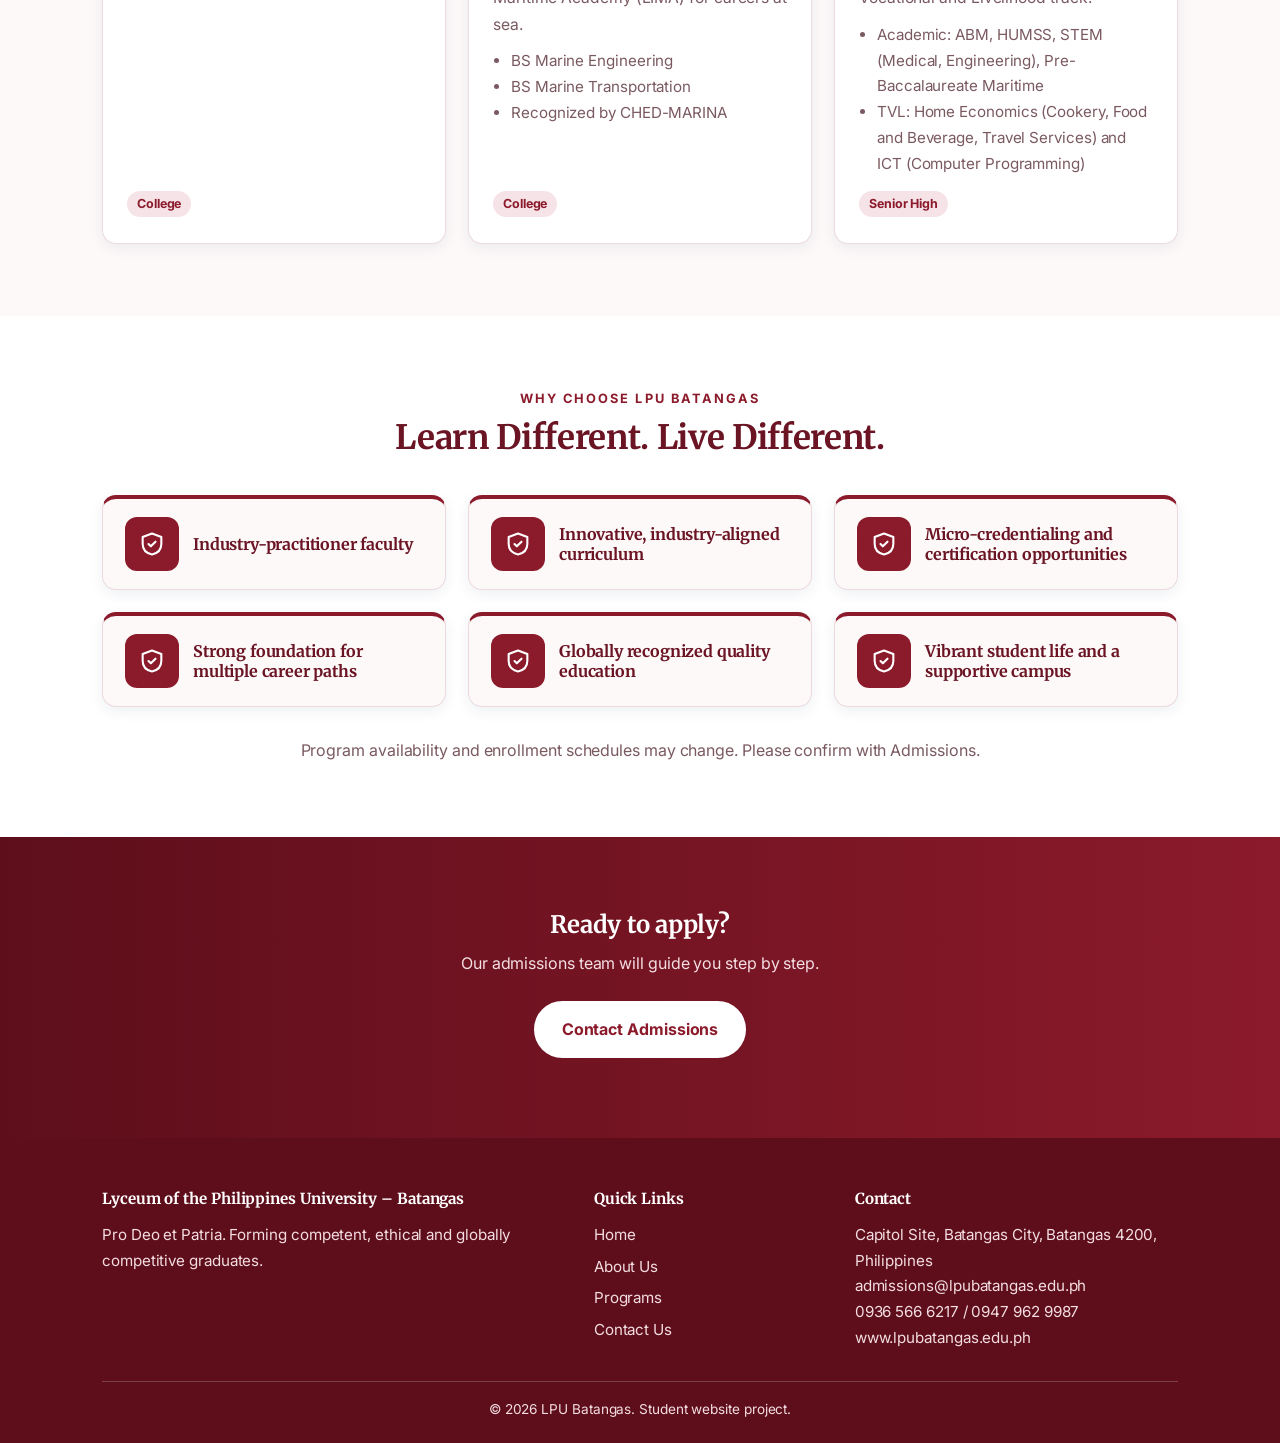
<file: lpu-batangas/programs.html>
<!DOCTYPE html><html lang="en"><head><meta charset="UTF-8"><meta name="viewport" content="width=device-width,initial-scale=1"><title>Programs | LPU Batangas</title><meta name="description" content="Academic programs and services at LPU Batangas."><link rel="preconnect" href="https://fonts.googleapis.com"><link href="https://fonts.googleapis.com/css2?family=Merriweather:wght@400;700&family=Inter:wght@400;500;600;700&display=swap" rel="stylesheet"><link rel="icon" href="images/logo-shield.png" type="image/png"><link rel="stylesheet" href="css/style.css"></head><body data-page="programs"><svg width="0" height="0" style="position:absolute" aria-hidden="true"><symbol id="i-briefcase" viewBox="0 0 24 24"><rect x="2" y="7" width="20" height="14" rx="2"/><path d="M16 21V5a2 2 0 0 0-2-2h-4a2 2 0 0 0-2 2v16"/></symbol><symbol id="i-laptop" viewBox="0 0 24 24"><rect x="3" y="4" width="18" height="12" rx="2"/><path d="M2 20h20"/></symbol><symbol id="i-hotel" viewBox="0 0 24 24"><path d="M3 21h18M5 21V7l7-4 7 4v14M9 21v-6h6v6M9 10h1M14 10h1"/></symbol><symbol id="i-heart" viewBox="0 0 24 24"><path d="M19 14c1.5-1.5 3-3.2 3-5.5A5.5 5.5 0 0 0 16.5 3c-1.8 0-3 .5-4.5 2-1.5-1.5-2.7-2-4.5-2A5.5 5.5 0 0 0 2 8.5c0 2.3 1.5 4 3 5.5l7 7z"/><path d="M6 12h3l2-3 2 5 1.5-2H18"/></symbol><symbol id="i-gear" viewBox="0 0 24 24"><circle cx="12" cy="12" r="3"/><path d="M12 2v3M12 19v3M2 12h3M19 12h3M4.9 4.9 7 7M17 17l2.1 2.1M4.9 19.1 7 17M17 7l2.1-2.1"/></symbol><symbol id="i-book" viewBox="0 0 24 24"><path d="M4 19.5A2.5 2.5 0 0 1 6.5 17H20V3H6.5A2.5 2.5 0 0 0 4 5.5z"/><path d="M20 17v4H6.5A2.5 2.5 0 0 1 4 18.5"/></symbol><symbol id="i-cap" viewBox="0 0 24 24"><path d="M22 10 12 5 2 10l10 5z"/><path d="M6 12v5c3 2 9 2 12 0v-5"/></symbol><symbol id="i-users" viewBox="0 0 24 24"><circle cx="9" cy="8" r="3"/><path d="M3 20c0-3.3 2.7-6 6-6s6 2.7 6 6"/><circle cx="17" cy="9" r="2.5"/><path d="M17 14c2.5 0 4 2 4 5"/></symbol><symbol id="i-landmark" viewBox="0 0 24 24"><path d="M3 21h18M4 10h16L12 4zM6 10v8M10 10v8M14 10v8M18 10v8"/></symbol><symbol id="i-shield" viewBox="0 0 24 24"><path d="M12 3 4 6v6c0 5 3.5 8 8 9 4.5-1 8-4 8-9V6z"/><path d="m9 12 2 2 4-4"/></symbol><symbol id="i-pin" viewBox="0 0 24 24"><path d="M12 21s7-6.2 7-11a7 7 0 0 0-14 0c0 4.8 7 11 7 11z"/><circle cx="12" cy="10" r="2.5"/></symbol><symbol id="i-phone" viewBox="0 0 24 24"><path d="M22 16.9v3a2 2 0 0 1-2.2 2 19.8 19.8 0 0 1-8.6-3.1 19.5 19.5 0 0 1-6-6A19.8 19.8 0 0 1 2.1 4.2 2 2 0 0 1 4.1 2h3a2 2 0 0 1 2 1.7c.1 1 .4 1.9.7 2.8a2 2 0 0 1-.5 2.1L8.1 9.9a16 16 0 0 0 6 6l1.3-1.3a2 2 0 0 1 2.1-.4c.9.3 1.8.6 2.8.7a2 2 0 0 1 1.7 2z"/></symbol><symbol id="i-mail" viewBox="0 0 24 24"><rect x="2" y="4" width="20" height="16" rx="2"/><path d="m22 7-10 6L2 7"/></symbol><symbol id="i-clock" viewBox="0 0 24 24"><circle cx="12" cy="12" r="9"/><path d="M12 7v5l3 2"/></symbol></svg>
<main>
<section class="hero page-hero"><div class="wrap"><p class="eyebrow" style="color:var(--gold)">Services &amp; Programs</p><h1>Academic Programs</h1><p>Choose a path that matches your passion and career goals.</p></div></section>
<section><div class="wrap"><div class="grid g3" style="margin-top:0"><div class="card media" id="business"><div class="thumb"><img src="images/prog-business.jpg" alt="BS Business Administration students" loading="lazy"></div><div class="body"><h3>BS Business Administration</h3><p>Build leadership and management skills with a curriculum aligned to industry needs.</p><ul><li>Financial and Management Accounting</li><li>Financial Management</li><li>Marketing Management</li><li>Human Resource Development Management</li><li>Operations Management</li></ul><span class="tag">College</span></div></div><div class="card media" id="nursing"><div class="thumb"><img src="images/prog-nursing.jpg" alt="Nursing student in uniform" loading="lazy"></div><div class="body"><h3>BS Nursing</h3><p>Prepare for compassionate, evidence-based healthcare practice through the College of Nursing.</p><ul><li>Clinical and community exposure</li><li>Skills and simulation training</li><li>Board exam preparation</li></ul><span class="tag">College</span></div></div><div class="card media" id="it"><div class="thumb"><img src="images/prog-it.jpg" alt="Student in an LPU computer laboratory" loading="lazy"></div><div class="body"><h3>Information Technology</h3><p>Learn programming, networks and systems in modern computer laboratories.</p><ul><li>Programming and web development</li><li>Networking and security</li><li>Capstone projects</li></ul><span class="tag">College</span></div></div><div class="card media" id="hospitality"><div class="thumb"><img src="images/prog-hospitality.jpg" alt="Hospitality students at a hotel front desk" loading="lazy"></div><div class="body"><h3>Hospitality &amp; Tourism</h3><p>Train for hotels, restaurants and travel through hands-on service practice.</p><ul><li>Front office and guest service</li><li>Food and beverage operations</li><li>Tourism and travel services</li></ul><span class="tag">College</span></div></div><div class="card media" id="maritime"><div class="thumb"><img src="images/prog-maritime.jpg" alt="Maritime cadet in uniform" loading="lazy"></div><div class="body"><h3>Maritime Programs</h3><p>Study with the Lyceum International Maritime Academy (LIMA) for careers at sea.</p><ul><li>BS Marine Engineering</li><li>BS Marine Transportation</li><li>Recognized by CHED-MARINA</li></ul><span class="tag">College</span></div></div><div class="card media" id="shs"><div class="thumb"><img src="images/prog-shs.jpg" alt="Senior High School students in uniform" loading="lazy"></div><div class="body"><h3>Senior High School</h3><p>Choose an Academic or a Technical-Vocational and Livelihood track.</p><ul><li>Academic: ABM, HUMSS, STEM (Medical, Engineering), Pre-Baccalaureate Maritime</li><li>TVL: Home Economics (Cookery, Food and Beverage, Travel Services) and ICT (Computer Programming)</li></ul><span class="tag">Senior High</span></div></div></div></div></section><section class="alt"><div class="wrap center"><p class="eyebrow">Why Choose LPU Batangas</p><h2 class="title">Learn Different. Live Different.</h2><div class="grid g3 why" style="text-align:left"><div class="card"><div class="ic"><svg class="i"><use href="#i-shield"/></svg></div><h3>Industry-practitioner faculty</h3></div><div class="card"><div class="ic"><svg class="i"><use href="#i-shield"/></svg></div><h3>Innovative, industry-aligned curriculum</h3></div><div class="card"><div class="ic"><svg class="i"><use href="#i-shield"/></svg></div><h3>Micro-credentialing and certification opportunities</h3></div><div class="card"><div class="ic"><svg class="i"><use href="#i-shield"/></svg></div><h3>Strong foundation for multiple career paths</h3></div><div class="card"><div class="ic"><svg class="i"><use href="#i-shield"/></svg></div><h3>Globally recognized quality education</h3></div><div class="card"><div class="ic"><svg class="i"><use href="#i-shield"/></svg></div><h3>Vibrant student life and a supportive campus</h3></div></div><p style="margin-top:30px;color:var(--muted)">Program availability and enrollment schedules may change. Please confirm with Admissions.</p></div></section>
<section class="cta"><div class="wrap"><h2>Ready to apply?</h2><p>Our admissions team will guide you step by step.</p><a class="btn" href="contact.html">Contact Admissions</a></div></section>
</main>
<script src="js/main.js"></script></body></html>
</file>
<file: lpu-batangas/css/style.css>
:root{--red:#9b1b30;--red-d:#6e0f20;--navy:#14274e;--gold:#c9a227;--ink:#1f2433;--muted:#5d6475;--bg:#faf8f5;--line:#e5e0d8;--r:14px;--head:'Playfair Display',Georgia,serif;--body:'Source Sans 3','Segoe UI',Arial,sans-serif}
*{box-sizing:border-box;margin:0;padding:0}
html{scroll-behavior:smooth}
body{font:1.05rem/1.65 var(--body);color:var(--ink);background:var(--bg)}
img,iframe{max-width:100%}
a{color:var(--red);text-decoration:none}
h1,h2,h3{font-family:var(--head);color:var(--navy);line-height:1.2}
.wrap{max-width:1120px;margin:0 auto;padding:0 22px}
section{padding:72px 0}
.alt{background:#fff}
.eyebrow{font-size:.8rem;font-weight:700;letter-spacing:.14em;text-transform:uppercase;color:var(--red)}
.title{font-size:clamp(1.7rem,3.5vw,2.4rem);margin:6px 0 14px}
.lead{color:var(--muted);max-width:640px}
.center{text-align:center}.center .lead{margin:0 auto}
.btn{display:inline-block;padding:.8em 1.6em;border-radius:999px;font-weight:700;border:2px solid var(--gold);background:var(--gold);color:var(--navy);cursor:pointer;font-size:1rem;font-family:inherit;transition:.2s}
.btn:hover{transform:translateY(-2px);box-shadow:0 8px 20px rgba(0,0,0,.2)}
.btn.ghost{background:transparent;color:#fff;border-color:#fff}
.btn.red{background:var(--red);border-color:var(--red);color:#fff}

/* header */
header{background:var(--navy);position:sticky;top:0;z-index:50;border-bottom:4px solid var(--red)}
header .wrap{display:flex;align-items:center;justify-content:space-between;height:70px}
.brand{display:flex;align-items:center;gap:12px;color:#fff}
.brand svg{width:44px;height:44px}
.brand b{font:700 1.05rem/1.1 var(--head);display:block}
.brand small{font-size:.72rem;letter-spacing:.12em;color:var(--gold);text-transform:uppercase}
nav ul{display:flex;gap:6px;list-style:none}
nav a{color:#fff;padding:.5em 1em;border-radius:999px;font-weight:600;font-size:.95rem}
nav a:hover{background:rgba(255,255,255,.12)}
nav a.on{background:var(--red)}
.burger{display:none;background:none;border:0;color:#fff;font-size:1.8rem;cursor:pointer}

/* hero */
.hero{background:linear-gradient(135deg,rgba(20,39,78,.96),rgba(110,15,32,.92)),var(--navy);color:#fff;padding:110px 0 100px;position:relative;overflow:hidden}
.hero::after{content:"";position:absolute;right:-120px;top:-120px;width:420px;height:420px;border-radius:50%;border:60px solid rgba(201,162,39,.15)}
.hero h1{color:#fff;font-size:clamp(2.1rem,5vw,3.6rem);max-width:760px}
.hero p{max-width:580px;margin:18px 0 30px;font-size:1.15rem;color:#e8e4ee}
.hero .btns{display:flex;gap:14px;flex-wrap:wrap}
.page-hero{padding:64px 0}.page-hero h1{font-size:clamp(2rem,4vw,2.8rem)}.page-hero p{margin:10px 0 0}

/* grids & cards */
.grid{display:grid;gap:22px;margin-top:36px}
.g3{grid-template-columns:repeat(auto-fit,minmax(260px,1fr))}
.g2{grid-template-columns:repeat(auto-fit,minmax(300px,1fr))}
.card{background:#fff;border:1px solid var(--line);border-top:4px solid var(--red);border-radius:var(--r);padding:26px;box-shadow:0 4px 14px rgba(20,39,78,.07);transition:.25s}
.card:hover{transform:translateY(-5px);box-shadow:0 14px 30px rgba(20,39,78,.14)}
.alt .card{background:var(--bg)}
.card .ic{font-size:2rem;margin-bottom:8px}
.card h3{font-size:1.2rem;margin-bottom:8px}
.card p{color:var(--muted);font-size:.98rem}
.card ul{margin:10px 0 0 18px;color:var(--muted);font-size:.95rem}
.tag{display:inline-block;margin-top:12px;font-size:.78rem;font-weight:700;color:var(--navy);background:#f6edc8;padding:.2em .8em;border-radius:999px}

/* achievements */
.ach{background:var(--navy);color:#fff}
.ach h2{color:#fff}.ach .lead{color:#c9cfe0}
.ach .card{background:rgba(255,255,255,.07);border-color:rgba(255,255,255,.15);border-top-color:var(--gold)}
.ach .card h3{color:var(--gold)}.ach .card p{color:#d8dcea}

/* testimonials */
.slider{max-width:760px;margin:36px auto 0;position:relative}
.slide{display:none;background:#fff;border-left:5px solid var(--gold);border-radius:var(--r);padding:30px 34px;box-shadow:0 6px 20px rgba(20,39,78,.1)}
.slide.on{display:block;animation:fade .5s}
.slide p{font:italic 1.2rem/1.6 var(--head);color:var(--navy)}
.slide cite{display:block;margin-top:14px;font-style:normal;font-weight:700;color:var(--red)}
.slide cite span{display:block;font-weight:400;color:var(--muted);font-size:.9rem}
.dots{display:flex;gap:8px;justify-content:center;margin-top:18px}
.dots button{width:12px;height:12px;border-radius:50%;border:0;background:#cfc8bb;cursor:pointer}
.dots button.on{background:var(--red)}
@keyframes fade{from{opacity:0;transform:translateY(8px)}to{opacity:1}}

.cta{background:linear-gradient(90deg,var(--red-d),var(--red));color:#fff;text-align:center}
.cta h2{color:#fff;margin-bottom:10px}.cta p{margin-bottom:24px;color:#f5dfe3}

/* contact */
form{display:grid;gap:16px}
label{font-weight:600;font-size:.92rem;display:grid;gap:6px}
input,select,textarea{width:100%;padding:.75em 1em;border:1px solid #cfc8bb;border-radius:10px;font:inherit;background:#fff}
input:focus,select:focus,textarea:focus{outline:3px solid rgba(155,27,48,.25);border-color:var(--red)}
textarea{min-height:130px;resize:vertical}
.err{color:#b3261e;font-size:.82rem;min-height:1em}
.ok{display:none;background:#e3f4e8;color:#1c6b3a;padding:14px 18px;border-radius:10px;font-weight:600}
.info li{list-style:none;margin-bottom:14px;display:flex;gap:12px}
.map{width:100%;height:380px;border:0;border-radius:var(--r);box-shadow:0 6px 20px rgba(20,39,78,.15);margin-top:36px}

footer{background:#0d1a36;color:#c9cfe0;padding:48px 0 22px;font-size:.95rem}
footer .cols{display:grid;grid-template-columns:2fr 1fr 1.4fr;gap:30px}
footer h4{color:var(--gold);font-family:var(--head);margin-bottom:10px}
footer a{color:#c9cfe0;display:block;margin-bottom:6px}footer a:hover{color:#fff}
footer .copy{border-top:1px solid rgba(255,255,255,.12);margin-top:30px;padding-top:16px;text-align:center;font-size:.85rem}

.rv{opacity:0;transform:translateY(22px);transition:.6s}.rv.in{opacity:1;transform:none}

@media(max-width:820px){
 .burger{display:block}
 nav{position:absolute;top:74px;left:0;right:0;background:var(--navy);display:none;padding:12px 22px 20px}
 nav.open{display:block}nav ul{flex-direction:column}
 footer .cols{grid-template-columns:1fr}
 section{padding:52px 0}.hero{padding:80px 0 70px}
}

/* v2: images, icons, always-visible nav */
.i{width:1em;height:1em;stroke:currentColor;fill:none;stroke-width:1.8;stroke-linecap:round;stroke-linejoin:round;flex:none}
.brand img{width:46px;height:auto}
.hero{background:linear-gradient(100deg,rgba(13,26,54,.94) 28%,rgba(110,15,32,.5)),url(../images/campus-photo.jpg) center/cover}
.card{overflow:hidden}
.ic{width:54px;height:54px;border-radius:12px;background:var(--navy);color:var(--gold);display:grid;place-items:center;margin-bottom:14px}
.ic .i{width:28px;height:28px}
.pic{display:block;width:calc(100% + 52px);max-width:none;height:180px;object-fit:cover;margin:-26px -26px 18px}
.banner{display:block;width:100%;height:300px;object-fit:cover;border-radius:var(--r);margin-bottom:40px;box-shadow:0 10px 30px rgba(20,39,78,.2)}
.slide cite{display:flex;align-items:center;gap:14px}
.av{width:56px;height:56px;border-radius:50%;flex:none}
.info li .i{width:22px;height:22px;color:var(--red);margin-top:4px}
@media(max-width:820px){
 header .wrap{flex-wrap:wrap;height:auto;padding:10px 22px 4px;row-gap:6px}
 nav{position:static!important;display:block!important;width:100%;overflow-x:auto;padding:0 0 8px!important;scrollbar-width:none}
 nav ul{flex-direction:row!important;white-space:nowrap}
 .brand b{font-size:.95rem}.pic{height:160px}.banner{height:200px}
}

/* v3: maroon and white theme, no black or navy */
:root{--red:#8b1a2b;--red-d:#5e0e1b;--navy:#6b1424;--gold:#f6e3e7;--ink:#3a1219;--muted:#7a5a60;--bg:#fdf9f9;--line:#ecdadd}
header{background:#fff;border-bottom:4px solid var(--red);box-shadow:0 2px 14px rgba(107,20,36,.12)}
.brand{color:var(--red)}.brand b{color:var(--red)}.brand small{color:var(--muted)}
.brand img{width:auto;height:54px}
nav a{color:var(--red)}nav a:hover{background:#f6e3e7}nav a.on{background:var(--red);color:#fff}
.hero{background:linear-gradient(100deg,rgba(94,14,27,.94) 30%,rgba(139,26,43,.55)),url(../images/campus-photo.jpg) center/cover}
.hero .eyebrow{color:#fff!important}
.hero::after{border-color:rgba(255,255,255,.12)}
.btn{background:#fff;border-color:#fff;color:var(--red)}
.btn.red{background:var(--red);border-color:var(--red);color:#fff}
.ic{background:var(--red);color:#fff}
.tag{background:#f6e3e7;color:var(--red)}
.card{border-top-color:var(--red)}
.ach{background:var(--red-d)}.ach .card h3{color:#fff}.ach .card{border-top-color:#fff}
.slide{border-left-color:var(--red)}.slide p,.slide cite{color:var(--red)}
.cta{background:linear-gradient(90deg,var(--red-d),var(--red))}
footer{background:var(--red-d);color:#f3dde1}footer h4{color:#fff}footer a{color:#f3dde1}
footer .copy{border-top-color:rgba(255,255,255,.2)}
.photo{width:100%;height:100%;min-height:280px;max-height:380px;object-fit:cover;border-radius:var(--r);box-shadow:0 10px 30px rgba(107,20,36,.22)}
.split{align-items:center}
.banner.narrow{height:auto;max-width:820px;margin:0 auto 40px}
.about-banner{height:auto;max-height:none;object-fit:contain}
.logo-full{display:block;height:170px;width:auto;margin-bottom:18px}
.pic{object-position:center top}
.err{color:var(--red)}

/* v4: professional typography + drop-in hero photo */
:root{--head:'Merriweather',Georgia,'Times New Roman',serif;--body:'Inter','Segoe UI',Helvetica,Arial,sans-serif}
body{font-size:1rem;line-height:1.7;letter-spacing:-.005em}
h1,h2,h3{font-weight:700;letter-spacing:-.01em;line-height:1.3}
.hero h1{line-height:1.2}
.title{font-size:clamp(1.55rem,3vw,2.1rem)}
.slide p{font-style:normal;font-size:1.1rem;line-height:1.75}
.brand b{font-size:.98rem;font-weight:700}
.eyebrow{font-family:var(--body);letter-spacing:.16em}
.hero{background:linear-gradient(100deg,rgba(94,14,27,.94) 30%,rgba(139,26,43,.55)),url(../images/campus-photo.jpg) center/cover}

/* v5: animations + gallery */
@keyframes up{from{opacity:0;transform:translateY(28px)}to{opacity:1;transform:none}}
@keyframes kb{from{transform:scale(1)}to{transform:scale(1.12) translate(-1.5%,-1%)}}
@keyframes float{50%{transform:translateY(26px) rotate(8deg)}}
.hero{background:var(--red-d);position:relative;isolation:isolate;overflow:hidden}
.hero::before{content:"";position:absolute;inset:0;z-index:-1;background:linear-gradient(100deg,rgba(94,14,27,.94) 30%,rgba(139,26,43,.5)),url(../images/campus-photo.jpg) center/cover;animation:kb 20s ease-in-out infinite alternate}
.hero::after{animation:float 9s ease-in-out infinite}
.hero .wrap>*{opacity:0;animation:up .9s cubic-bezier(.2,.7,.2,1) forwards}
.hero .wrap>:nth-child(2){animation-delay:.15s}.hero .wrap>:nth-child(3){animation-delay:.3s}.hero .wrap>:nth-child(4){animation-delay:.45s}
.btn{position:relative;overflow:hidden}
.btn::after{content:"";position:absolute;top:0;left:-120%;width:55%;height:100%;background:linear-gradient(100deg,transparent,rgba(255,255,255,.45),transparent);transform:skewX(-20deg)}
.btn:hover::after{left:150%;transition:left .7s}
.brand img{transition:transform .3s}.brand:hover img{transform:scale(1.08) rotate(-3deg)}
.card .pic{transition:transform .7s}.card:hover .pic{transform:scale(1.08)}
.card.rv.in:hover{transform:translateY(-6px);box-shadow:0 14px 30px rgba(107,20,36,.18)}
.card .more{display:inline-block;margin-top:12px;font-weight:700;color:var(--red)}
.more span{display:inline-block;transition:transform .25s}.more:hover span{transform:translateX(6px)}
.card ul{margin-bottom:6px}
.why .card{display:flex;align-items:center;gap:14px;padding:18px 22px}.why .ic{margin:0;flex:none}.why h3{font-size:1rem;margin:0}
.ach .ic{background:#fff;color:var(--red)}
.gallery{display:grid;grid-template-columns:repeat(4,1fr);grid-auto-rows:210px;gap:14px;margin-top:36px}
.gallery figure{position:relative;overflow:hidden;border-radius:var(--r);box-shadow:0 6px 18px rgba(107,20,36,.15)}
.gallery img{width:100%;height:100%;object-fit:cover;display:block;transition:transform .8s}
.gallery figure:hover img{transform:scale(1.1)}
.gallery figcaption{position:absolute;left:0;right:0;bottom:0;padding:26px 16px 12px;color:#fff;font-weight:600;text-align:left;background:linear-gradient(transparent,rgba(94,14,27,.9));transform:translateY(100%);transition:transform .4s}
.gallery figure:hover figcaption{transform:none}
.g-a{grid-column:span 2;grid-row:span 2}.g-b{grid-row:span 2}
#prog{position:fixed;top:0;left:0;height:4px;width:0;background:linear-gradient(90deg,var(--red),#d4586b);z-index:200}
.totop{position:fixed;right:20px;bottom:20px;width:46px;height:46px;border-radius:50%;border:0;background:var(--red);color:#fff;font-size:1.3rem;cursor:pointer;box-shadow:0 6px 16px rgba(0,0,0,.2);opacity:0;transform:translateY(14px);pointer-events:none;transition:.3s;z-index:60}
.totop.show{opacity:1;transform:none;pointer-events:auto}
@media(max-width:820px){.gallery{grid-template-columns:repeat(2,1fr);grid-auto-rows:160px}.g-a{grid-column:span 2}.g-b{grid-row:span 1}}
@media(prefers-reduced-motion:reduce){*,*::before,*::after{animation:none!important;transition:none!important}.hero .wrap>*{opacity:1}.rv{opacity:1;transform:none}}

/* v6: images fit cards, transparent nav */
.pic{width:calc(100% + 52px);height:auto;aspect-ratio:16/10;object-fit:cover;object-position:center;margin:-26px -26px 18px}
header{position:fixed;top:0;left:0;right:0;background:transparent;border-bottom:0;box-shadow:none;transition:background .35s,box-shadow .35s,backdrop-filter .35s}
header .brand,header .brand b{color:#fff}header .brand small{color:#f6e3e7}
header nav a{color:#fff}header nav a:hover{background:rgba(255,255,255,.18)}header nav a.on{background:#fff;color:var(--red)}
header.solid{background:rgba(255,255,255,.82);-webkit-backdrop-filter:blur(12px);backdrop-filter:blur(12px);border-bottom:3px solid var(--red);box-shadow:0 4px 20px rgba(107,20,36,.15)}
header.solid .brand,header.solid .brand b{color:var(--red)}header.solid .brand small{color:var(--muted)}
header.solid nav a{color:var(--red)}header.solid nav a:hover{background:#f6e3e7}header.solid nav a.on{background:var(--red);color:#fff}
.hero{padding-top:190px}.hero.page-hero{padding-top:150px}
@media(max-width:820px){.hero{padding-top:200px}.hero.page-hero{padding-top:170px}}

/* v7: media cards */
.card.media{padding:0;display:flex;flex-direction:column}
.thumb{aspect-ratio:16/10;overflow:hidden;background:#f6e3e7}
.thumb img{width:100%;height:100%;object-fit:cover;object-position:center;display:block;transition:transform .7s}
.card:hover .thumb img{transform:scale(1.06)}
.card.media .body{padding:22px 24px 26px;display:flex;flex-direction:column;flex:1}
.card.media .tag{align-self:flex-start;margin-top:auto}
.card.media .more{margin-top:auto;padding-top:12px}
.card.media ul{margin-bottom:14px}
@keyframes kb{from{transform:scale(1)}to{transform:scale(1.05)}}

/* v8: whole image visible in program cards; transparent nav on every page */
.thumb{aspect-ratio:4/3}
.thumb img{object-fit:cover;object-position:center}
.card:hover .thumb img{transform:scale(1.04)}
header{position:fixed!important;top:0;left:0;right:0;width:100%;z-index:100;background:transparent!important;border-bottom:3px solid transparent;box-shadow:none}
header.solid{background:rgba(255,255,255,.86)!important;border-bottom-color:var(--red)}
body>main{display:block}
.hero,.hero.page-hero{margin-top:0}

@media(max-width:820px){
 header nav{background:transparent!important}
 header nav ul{justify-content:space-between;gap:2px}
 header nav a{padding:.45em .7em;font-size:.88rem}
 header.solid nav{background:transparent!important}
}

/* v9: frosted (blurred) navigation, same look at top and when scrolled */
header,header.solid{background:rgba(94,14,27,.55)!important;-webkit-backdrop-filter:blur(16px) saturate(140%);backdrop-filter:blur(16px) saturate(140%);border-bottom:1px solid rgba(255,255,255,.22)!important;box-shadow:0 4px 24px rgba(40,6,14,.18)}
header.solid{background:rgba(94,14,27,.78)!important}
header .brand,header .brand b,header.solid .brand,header.solid .brand b{color:#fff}
header .brand small,header.solid .brand small{color:#f6e3e7}
header nav a,header.solid nav a{color:#fff}
header nav a:hover,header.solid nav a:hover{background:rgba(255,255,255,.18)}
header nav a.on,header.solid nav a.on{background:#fff;color:var(--red)}

/* v10: program/home card images shown whole - no stretch, no crop */
.card.media .thumb{aspect-ratio:auto;height:auto;overflow:hidden;background:#f6e3e7;line-height:0}
.card.media .thumb img{display:block;width:100%;height:auto;aspect-ratio:auto;max-width:100%;object-fit:initial;object-position:center;transform:none!important;transition:none}
.card.media:hover .thumb img{transform:none!important}
</file>
